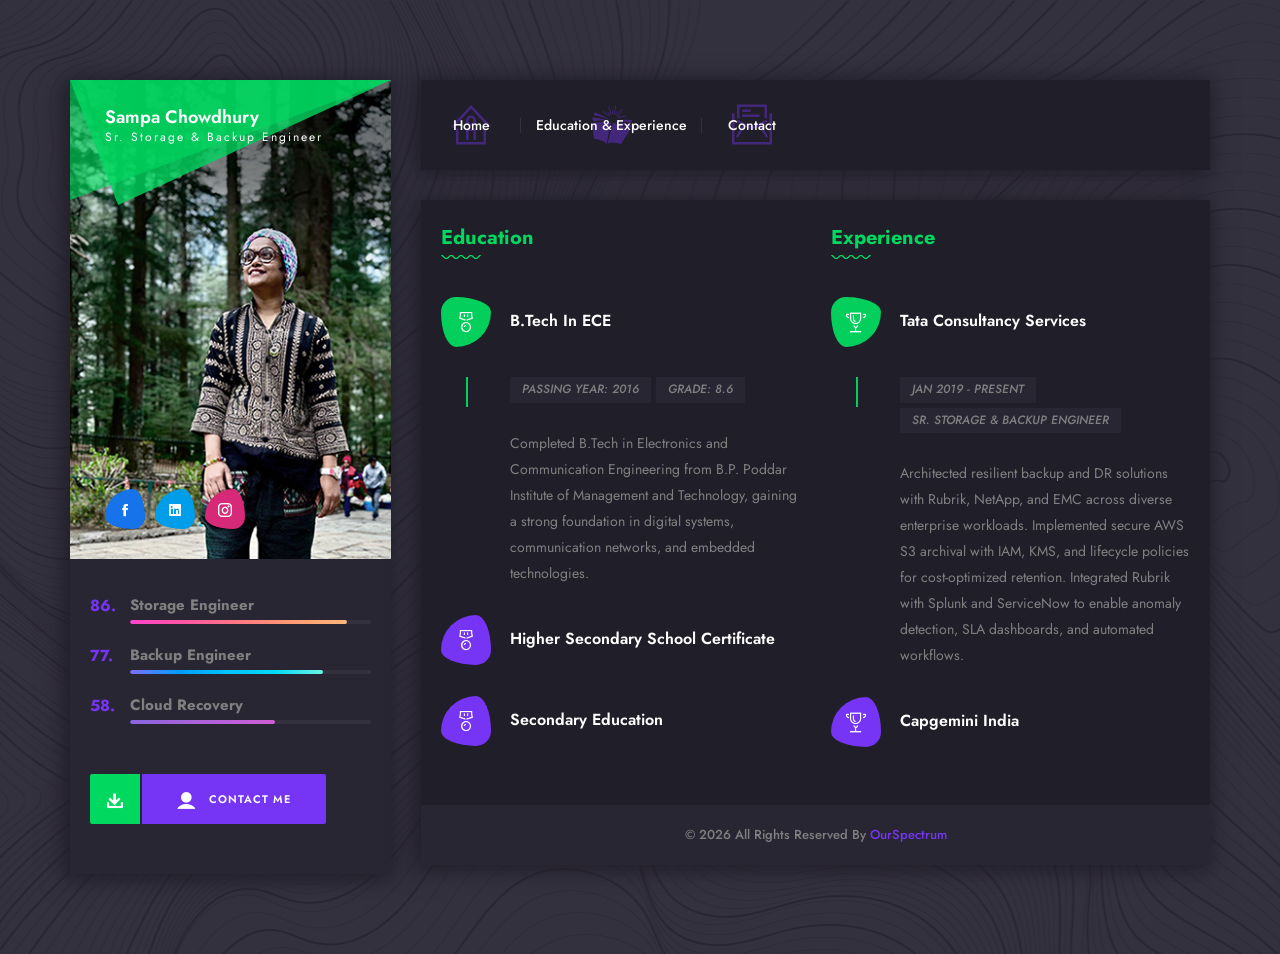
<file: resume.html>
<!DOCTYPE html>
<html lang="en">
    
<!-- Mirrored from themewar.com/html/bittanto/multipage/dark/resume.html by HTTrack Website Copier/3.x [XR&CO'2014], Sat, 25 Jul 2026 06:13:45 GMT -->
<head>
        <title>Sampa's World - Edu & Exp 📚</title>
        <meta charset="UTF-8">
        <meta name="viewport" content="width=device-width">

        <!-- Start Include All CSS -->
        <link rel="stylesheet" href="assets/css/bootstrap.css"/>
        <link rel="stylesheet" href="assets/css/animate.css"/>
        <link rel="stylesheet" href="assets/css/stroke-gap-icons.css"/>
        <link rel="stylesheet" href="assets/css/icofont.css"/>
        <link rel="stylesheet" href="assets/css/flaticon.css"/>
        <link rel="stylesheet" href="assets/css/Interest.css">
        <link rel="stylesheet" href="assets/css/owl.carousel.min.css">
        <link rel="stylesheet" href="assets/css/owl.theme.default.min.css">
        <link rel="stylesheet" href="assets/css/lightslider.css">
        <link rel="stylesheet" href="assets/css/jquery.mCustomScrollbar.css">
        
        <link rel="stylesheet" href="assets/css/preset.css"/>
        <link rel="stylesheet" href="assets/css/ignore_for_wp.css"/>
        <link rel="stylesheet" href="assets/css/theme.css"/>
        <link rel="stylesheet" href="assets/css/responsive.css"/>
        <link rel="stylesheet" href="assets/css/light.css"/>
        <!-- End Include All CSS -->

        <!-- Favicon Icon -->
        <link rel="icon"  type="image/png" href="assets/images/sampa_favicon_2.PNG">
        <!-- Favicon Icon -->
    </head>
    <body class="dark">
        
        <!-- Preloader Start -->
        <div class="preloader">
            <div class="preloader-inner">
                <div class="preloader-box">
                    <div class="letter">L</div>
                    <div class="letter">O</div>
                    <div class="letter">A</div>
                    <div class="letter">D</div>
                    <div class="letter">I</div>
                    <div class="letter">N</div>
                    <div class="letter">G</div>
                </div>
            </div>
        </div>
        <!-- Preloader End -->
        
        <div class="container">
            <div class="row">
                <div class="col-lg-4 profileColumn">
                    <div class="profileSidebar">
                        <div class="psHeader">
                            <svg preserveAspectRatio="none" viewBox="0 0 100 100">
                                <polygon points="0 20, 100 20, 0 100" opacity=".65"></polygon>
                            </svg>
                            <svg class="svg2" preserveAspectRatio="none" viewBox="0 0 100 120">
                                <polygon points="0 20, 100 20, 15 120" opacity=".8"></polygon>
                            </svg>
                            <div class="psContent">
                                <h3>Sampa Chowdhury</h3>
                                <span>Sr. Storage & Backup Engineer</span>
                            </div>
                        </div>
                        <div class="psPhoto">
                            <img src="assets/images/home_01/sampa.jpg" alt=""/>
                            <div class="psSocial">
                                <a href="https://www.facebook.com/sampa.chowdhury.520/" target="_blank" class="fac"><i class="icofont-facebook"></i></a>
                                <a href="https://www.linkedin.com/in/sampa-chowdhury/" target="_blank" class="twi"><i class="icofont-linkedin"></i></a>
                                <a href="https://www.instagram.com/sampachowdhury34/" target="_blank" class="ins"><i class="icofont-instagram"></i></a>
                            </div>
                        </div>
                        <div class="psSkills">
                            <div class="pssBox" data-count="90">
                                <div class="pssbCount">90%</div>
                                <h5>Storage Engineer</h5>
                                <div class="pssbBars"><div class="pssbBar" style="width: 0%;"></div></div>
                            </div>
                            <div class="pssBox" data-count="80">
                                <div class="pssbCount">80%</div>
                                <h5>Backup Engineer</h5>
                                <div class="pssbBars"><div class="pssbBar gr2" style="width: 0%;"></div></div>
                            </div>
                            <div class="pssBox" data-count="60">
                                <div class="pssbCount">60%</div>
                                <h5>Cloud Recovery</h5>
                                <div class="pssbBars"><div class="pssbBar gr3" style="width: 0%;"></div></div>
                            </div>
                        </div>
                        <div class="psFooter">
                            <a href="assets/files/Sampa_Resume.pdf" download="Sampa_Resume.pdf" class="btt_btn only_icon btt_reverse"><span><i class="icon icofont-download"></i></span></a>
                            <a href="contact.html" class="btt_btn"><span><i class="icon icofont-ui-user"></i> Contact Me</span></a>
                        </div>
                    </div>
                </div>
                <div class="col-lg-8 contentColumn">
                    <header class="header clearfix">
                        <a href="javascript:void(0)" class="menu_btn"><i class="icofont-navigation-menu"></i>Menu</a>
                        <nav class="mainMenu">
                            <ul class="clearfix">
                                <li><a href="index.html"><i class="icon icon-House"></i><span>Home</span></a></li>
                                <li><a href="resume.html"><i class="icon icofont-education"></i><span>Education & Experience</span></a></li>
                                <li><a href="contact.html"><i class="icon icon-Imbox"></i><span>Contact</span></a></li>
                            </ul>
                        </nav>
                    </header>
                    <div class="sidebarOverlay"></div>
                    <div class="bodyContent">
                        <div class="pageCointainer">
                            <section class="comonSection resumeSection">
                                <div class="container-fluid">
                                    <div class="row">
                                        <div class="col-lg-6">
                                            <h2 class="sectionTitle">Education</h2>
                                            <div class="kr-accordion" id="edication_accordion">
                                                <div class="card">
                                                    <div class="card-header" id="ea_01">
                                                        <h2 class="mb-0">
                                                            <a class="" href="#" data-toggle="collapse" data-target="#ea_col_01" aria-expanded="true" aria-controls="ea_col_01">
                                                                <i class="icon icon-Medal"></i>
                                                                <span>B.Tech in ECE</span>
                                                            </a>
                                                        </h2>
                                                    </div>
                                                    <div id="ea_col_01" class="collapse show" aria-labelledby="ea_01" data-parent="#edication_accordion">
                                                        <div class="card-body">
                                                            <div class="ac_meta"><span>Passing Year: 2016</span><span>Grade: 8.6</span></div>
                                                            Completed B.Tech in Electronics and Communication Engineering from B.P. Poddar Institute of Management and Technology, gaining a strong foundation in digital systems, communication networks, and embedded technologies. 
                                                        </div>
                                                    </div>
                                                </div>
                                                <div class="card">
                                                    <div class="card-header" id="ea_02">
                                                        <h2 class="mb-0">
                                                            <a class="collapsed" href="#" data-toggle="collapse" data-target="#ea_col_02" aria-expanded="false" aria-controls="ea_col_02">
                                                                <i class="icon icon-Medal"></i>
                                                                <span>Higher Secondary School Certificate</span>
                                                            </a>
                                                        </h2>
                                                    </div>
                                                    <div id="ea_col_02" class="collapse" aria-labelledby="ea_02" data-parent="#edication_accordion">
                                                        <div class="card-body">
                                                            <div class="ac_meta"><span>Passing Year: 2012</span><span>Grade: 75%</span></div>
                                                            Completed Class 12 with Science as the main stream, focusing on Physics, Chemistry, and Mathematics to build a strong analytical and technical foundation for engineering studies. 
                                                        </div>
                                                    </div>
                                                </div>
                                                <div class="card">
                                                    <div class="card-header" id="ea_04">
                                                        <h2 class="mb-0">
                                                            <a class="collapsed" href="#" data-toggle="collapse" data-target="#ea_col_04" aria-expanded="false" aria-controls="ea_col_04">
                                                                <i class="icon icon-Medal"></i>
                                                                <span>Secondary Education </span>
                                                            </a>
                                                        </h2>
                                                    </div>
                                                    <div id="ea_col_04" class="collapse" aria-labelledby="ea_01" data-parent="#edication_accordion">
                                                        <div class="card-body">
                                                            <div class="ac_meta"><span>Passing Year: 2010</span><span>Grade: 85%</span></div> 
                                                        </div>
                                                    </div>
                                                </div>
                                            </div>
                                        </div>
                                        <div class="col-lg-6">
                                            <h2 class="sectionTitle">Experience</h2>
                                            <div class="kr-accordion" id="exps_accordion">
                                                <div class="card">
                                                    <div class="card-header" id="ex_01">
                                                        <h2 class="mb-0">
                                                            <a class="" href="#" data-toggle="collapse" data-target="#ex_col_01" aria-expanded="true" aria-controls="ex_col_01">
                                                                <i class="icon icon-Cup"></i>
                                                                <span>Tata Consultancy Services</span>
                                                            </a>
                                                        </h2>
                                                    </div>
                                                    <div id="ex_col_01" class="collapse show" aria-labelledby="ex_01" data-parent="#exps_accordion">
                                                        <div class="card-body">
                                                            <div class="ac_meta"><span>Jan 2019 - Present</span><span>Sr. Storage & Backup Engineer</span></div>
                                                            Architected resilient backup and DR solutions with Rubrik, NetApp, and EMC across diverse enterprise workloads. Implemented secure AWS S3 archival with IAM, KMS, and lifecycle policies for cost‑optimized retention. Integrated Rubrik with Splunk and ServiceNow to enable anomaly detection, SLA dashboards, and automated workflows. 
                                                        </div>
                                                    </div>
                                                </div>
                                                <div class="card">
                                                    <div class="card-header" id="ex_02">
                                                        <h2 class="mb-0">
                                                            <a class="collapsed" href="#" data-toggle="collapse" data-target="#ex_col_02" aria-expanded="false" aria-controls="ex_col_02">
                                                                <i class="icon icon-Cup"></i>
                                                                <span>Capgemini India</span>
                                                            </a>
                                                        </h2>
                                                    </div>
                                                    <div id="ex_col_02" class="collapse" aria-labelledby="ex_02" data-parent="#exps_accordion">
                                                        <div class="card-body">
                                                            <div class="ac_meta"><span>Dec 2016 - Jan 2019</span><span>Storage & Backup Administrator</span></div>
                                                            Managed SAN, NAS, and object storage platforms supporting enterprise workloads. Designed and maintained backup and recovery solutions for mission‑critical systems. Collaborated with cloud, network, and infrastructure teams to deliver integrated data protection operations. 
                                                        </div>
                                                    </div>
                                                </div>
                                            </div>
                                        </div>
                                    </div>
                                </div>
                            </section>
                            <footer class="footer">
                                <div class="container-fluid">
                                    <div class="row">
                                        <div class="col-lg-12 text-center">
                                            <div class="copyRight">&copy; 2026 All Rights Reserved By <a href="https://ourspectrum.in" target="_blank">OurSpectrum</a></div>
                                        </div>
                                    </div>
                                </div>
                            </footer>
                        </div>
                    </div>
                </div>
            </div>
        </div>
        
        <!-- Bact To Top -->
        <a href="javascript:void(0);" id="backtotop"><i class="icofont-bubble-up"></i></a>
        <!-- Bact To Top -->

        <!-- Start Include All JS -->
        <script src="assets/js/jquery.js"></script>
        <script src="assets/js/bootstrap.min.js"></script>
        <script src="assets/js/jquery.appear.js"></script>
        <script src="assets/js/owl.carousel.min.js"></script>
        <script src="assets/js/mixer.js"></script>
        <script src="assets/js/lightslider.min.js"></script>
        <script src="https://maps.google.com/maps/api/js?key=AIzaSyBJtPMZ_LWZKuHTLq5o08KSncQufIhPU3o"></script>
        <script src="assets/js/gmaps.js"></script>
        <script src="assets/js/anime.min.js"></script>
        <script src="assets/js/folio.js"></script>
        <script src="assets/js/jquery.mCustomScrollbar.concat.min.js"></script>
        
        <script src="assets/js/theme.js"></script>
        <!-- End Include All JS -->
    <script type="module" src="https://static.cloudflareinsights.com/beacon.min.js/v4513226cdae34746b4dedf0b4dfa099e1781791509496" integrity="sha512-ZE9pZaUXND66v380QUtch/5sE9tPFh2zg45pR2PB0CVkCtOREv2AJKkSidISWkysEuQ0EH8faUU5du78bx87UQ==" data-cf-beacon='{"version":"2024.11.0","token":"30a70ad6eb584e5dad71929ab5c256e9","r":1}' crossorigin="anonymous"></script>
</body>

<!-- Mirrored from themewar.com/html/bittanto/multipage/dark/resume.html by HTTrack Website Copier/3.x [XR&CO'2014], Sat, 25 Jul 2026 06:13:45 GMT -->
</html>
</file>
<file: assets/css/stroke-gap-icons.css>
@font-face {
	font-family: 'Stroke-Gap-Icons';
	src: url('../fonts/Stroke-Gap-Icons.eot');
}
@font-face {
	font-family: 'Stroke-Gap-Icons';
	src: url([data-uri]) format('truetype'),
		 url([data-uri]) format('woff');
	font-weight: normal;
	font-style: normal;
}

.icon {
	font-family: 'Stroke-Gap-Icons';
	speak: none;
	font-style: normal;
	font-weight: normal;
	font-variant: normal;
	text-transform: none;
	line-height: inherit;

	/* Better Font Rendering =========== */
	-webkit-font-smoothing: antialiased;
	-moz-osx-font-smoothing: grayscale;
}

.icon-WorldWide:before {
	content: "\e600";
}
.icon-WorldGlobe:before {
	content: "\e601";
}
.icon-Underpants:before {
	content: "\e602";
}
.icon-Tshirt:before {
	content: "\e603";
}
.icon-Trousers:before {
	content: "\e604";
}
.icon-Tie:before {
	content: "\e605";
}
.icon-TennisBall:before {
	content: "\e606";
}
.icon-Telesocpe:before {
	content: "\e607";
}
.icon-Stop:before {
	content: "\e608";
}
.icon-Starship:before {
	content: "\e609";
}
.icon-Starship2:before {
	content: "\e60a";
}
.icon-Speaker:before {
	content: "\e60b";
}
.icon-Speaker2:before {
	content: "\e60c";
}
.icon-Soccer:before {
	content: "\e60d";
}
.icon-Snikers:before {
	content: "\e60e";
}
.icon-Scisors:before {
	content: "\e60f";
}
.icon-Puzzle:before {
	content: "\e610";
}
.icon-Printer:before {
	content: "\e611";
}
.icon-Pool:before {
	content: "\e612";
}
.icon-Podium:before {
	content: "\e613";
}
.icon-Play:before {
	content: "\e614";
}
.icon-Planet:before {
	content: "\e615";
}
.icon-Pause:before {
	content: "\e616";
}
.icon-Next:before {
	content: "\e617";
}
.icon-MusicNote2:before {
	content: "\e618";
}
.icon-MusicNote:before {
	content: "\e619";
}
.icon-MusicMixer:before {
	content: "\e61a";
}
.icon-Microphone:before {
	content: "\e61b";
}
.icon-Medal:before {
	content: "\e61c";
}
.icon-ManFigure:before {
	content: "\e61d";
}
.icon-Magnet:before {
	content: "\e61e";
}
.icon-Like:before {
	content: "\e61f";
}
.icon-Hanger:before {
	content: "\e620";
}
.icon-Handicap:before {
	content: "\e621";
}
.icon-Forward:before {
	content: "\e622";
}
.icon-Footbal:before {
	content: "\e623";
}
.icon-Flag:before {
	content: "\e624";
}
.icon-FemaleFigure:before {
	content: "\e625";
}
.icon-Dislike:before {
	content: "\e626";
}
.icon-DiamondRing:before {
	content: "\e627";
}
.icon-Cup:before {
	content: "\e628";
}
.icon-Crown:before {
	content: "\e629";
}
.icon-Column:before {
	content: "\e62a";
}
.icon-Click:before {
	content: "\e62b";
}
.icon-Cassette:before {
	content: "\e62c";
}
.icon-Bomb:before {
	content: "\e62d";
}
.icon-BatteryLow:before {
	content: "\e62e";
}
.icon-BatteryFull:before {
	content: "\e62f";
}
.icon-Bascketball:before {
	content: "\e630";
}
.icon-Astronaut:before {
	content: "\e631";
}
.icon-WineGlass:before {
	content: "\e632";
}
.icon-Water:before {
	content: "\e633";
}
.icon-Wallet:before {
	content: "\e634";
}
.icon-Umbrella:before {
	content: "\e635";
}
.icon-TV:before {
	content: "\e636";
}
.icon-TeaMug:before {
	content: "\e637";
}
.icon-Tablet:before {
	content: "\e638";
}
.icon-Soda:before {
	content: "\e639";
}
.icon-SodaCan:before {
	content: "\e63a";
}
.icon-SimCard:before {
	content: "\e63b";
}
.icon-Signal:before {
	content: "\e63c";
}
.icon-Shaker:before {
	content: "\e63d";
}
.icon-Radio:before {
	content: "\e63e";
}
.icon-Pizza:before {
	content: "\e63f";
}
.icon-Phone:before {
	content: "\e640";
}
.icon-Notebook:before {
	content: "\e641";
}
.icon-Mug:before {
	content: "\e642";
}
.icon-Mastercard:before {
	content: "\e643";
}
.icon-Ipod:before {
	content: "\e644";
}
.icon-Info:before {
	content: "\e645";
}
.icon-Icecream2:before {
	content: "\e646";
}
.icon-Icecream1:before {
	content: "\e647";
}
.icon-Hourglass:before {
	content: "\e648";
}
.icon-Help:before {
	content: "\e649";
}
.icon-Goto:before {
	content: "\e64a";
}
.icon-Glasses:before {
	content: "\e64b";
}
.icon-Gameboy:before {
	content: "\e64c";
}
.icon-ForkandKnife:before {
	content: "\e64d";
}
.icon-Export:before {
	content: "\e64e";
}
.icon-Exit:before {
	content: "\e64f";
}
.icon-Espresso:before {
	content: "\e650";
}
.icon-Drop:before {
	content: "\e651";
}
.icon-Download:before {
	content: "\e652";
}
.icon-Dollars:before {
	content: "\e653";
}
.icon-Dollar:before {
	content: "\e654";
}
.icon-DesktopMonitor:before {
	content: "\e655";
}
.icon-Corkscrew:before {
	content: "\e656";
}
.icon-CoffeeToGo:before {
	content: "\e657";
}
.icon-Chart:before {
	content: "\e658";
}
.icon-ChartUp:before {
	content: "\e659";
}
.icon-ChartDown:before {
	content: "\e65a";
}
.icon-Calculator:before {
	content: "\e65b";
}
.icon-Bread:before {
	content: "\e65c";
}
.icon-Bourbon:before {
	content: "\e65d";
}
.icon-BottleofWIne:before {
	content: "\e65e";
}
.icon-Bag:before {
	content: "\e65f";
}
.icon-Arrow:before {
	content: "\e660";
}
.icon-Antenna2:before {
	content: "\e661";
}
.icon-Antenna1:before {
	content: "\e662";
}
.icon-Anchor:before {
	content: "\e663";
}
.icon-Wheelbarrow:before {
	content: "\e664";
}
.icon-Webcam:before {
	content: "\e665";
}
.icon-Unlinked:before {
	content: "\e666";
}
.icon-Truck:before {
	content: "\e667";
}
.icon-Timer:before {
	content: "\e668";
}
.icon-Time:before {
	content: "\e669";
}
.icon-StorageBox:before {
	content: "\e66a";
}
.icon-Star:before {
	content: "\e66b";
}
.icon-ShoppingCart:before {
	content: "\e66c";
}
.icon-Shield:before {
	content: "\e66d";
}
.icon-Seringe:before {
	content: "\e66e";
}
.icon-Pulse:before {
	content: "\e66f";
}
.icon-Plaster:before {
	content: "\e670";
}
.icon-Plaine:before {
	content: "\e671";
}
.icon-Pill:before {
	content: "\e672";
}
.icon-PicnicBasket:before {
	content: "\e673";
}
.icon-Phone2:before {
	content: "\e674";
}
.icon-Pencil:before {
	content: "\e675";
}
.icon-Pen:before {
	content: "\e676";
}
.icon-PaperClip:before {
	content: "\e677";
}
.icon-On-Off:before {
	content: "\e678";
}
.icon-Mouse:before {
	content: "\e679";
}
.icon-Megaphone:before {
	content: "\e67a";
}
.icon-Linked:before {
	content: "\e67b";
}
.icon-Keyboard:before {
	content: "\e67c";
}
.icon-House:before {
	content: "\e67d";
}
.icon-Heart:before {
	content: "\e67e";
}
.icon-Headset:before {
	content: "\e67f";
}
.icon-FullShoppingCart:before {
	content: "\e680";
}
.icon-FullScreen:before {
	content: "\e681";
}
.icon-Folder:before {
	content: "\e682";
}
.icon-Floppy:before {
	content: "\e683";
}
.icon-Files:before {
	content: "\e684";
}
.icon-File:before {
	content: "\e685";
}
.icon-FileBox:before {
	content: "\e686";
}
.icon-ExitFullScreen:before {
	content: "\e687";
}
.icon-EmptyBox:before {
	content: "\e688";
}
.icon-Delete:before {
	content: "\e689";
}
.icon-Controller:before {
	content: "\e68a";
}
.icon-Compass:before {
	content: "\e68b";
}
.icon-CompassTool:before {
	content: "\e68c";
}
.icon-ClipboardText:before {
	content: "\e68d";
}
.icon-ClipboardChart:before {
	content: "\e68e";
}
.icon-ChemicalGlass:before {
	content: "\e68f";
}
.icon-CD:before {
	content: "\e690";
}
.icon-Carioca:before {
	content: "\e691";
}
.icon-Car:before {
	content: "\e692";
}
.icon-Book:before {
	content: "\e693";
}
.icon-BigTruck:before {
	content: "\e694";
}
.icon-Bicycle:before {
	content: "\e695";
}
.icon-Wrench:before {
	content: "\e696";
}
.icon-Web:before {
	content: "\e697";
}
.icon-Watch:before {
	content: "\e698";
}
.icon-Volume:before {
	content: "\e699";
}
.icon-Video:before {
	content: "\e69a";
}
.icon-Users:before {
	content: "\e69b";
}
.icon-User:before {
	content: "\e69c";
}
.icon-UploadCLoud:before {
	content: "\e69d";
}
.icon-Typing:before {
	content: "\e69e";
}
.icon-Tools:before {
	content: "\e69f";
}
.icon-Tag:before {
	content: "\e6a0";
}
.icon-Speedometter:before {
	content: "\e6a1";
}
.icon-Share:before {
	content: "\e6a2";
}
.icon-Settings:before {
	content: "\e6a3";
}
.icon-Search:before {
	content: "\e6a4";
}
.icon-Screwdriver:before {
	content: "\e6a5";
}
.icon-Rolodex:before {
	content: "\e6a6";
}
.icon-Ringer:before {
	content: "\e6a7";
}
.icon-Resume:before {
	content: "\e6a8";
}
.icon-Restart:before {
	content: "\e6a9";
}
.icon-PowerOff:before {
	content: "\e6aa";
}
.icon-Pointer:before {
	content: "\e6ab";
}
.icon-Picture:before {
	content: "\e6ac";
}
.icon-OpenedLock:before {
	content: "\e6ad";
}
.icon-Notes:before {
	content: "\e6ae";
}
.icon-Mute:before {
	content: "\e6af";
}
.icon-Movie:before {
	content: "\e6b0";
}
.icon-Microphone2:before {
	content: "\e6b1";
}
.icon-Message:before {
	content: "\e6b2";
}
.icon-MessageRight:before {
	content: "\e6b3";
}
.icon-MessageLeft:before {
	content: "\e6b4";
}
.icon-Menu:before {
	content: "\e6b5";
}
.icon-Media:before {
	content: "\e6b6";
}
.icon-Mail:before {
	content: "\e6b7";
}
.icon-List:before {
	content: "\e6b8";
}
.icon-Layers:before {
	content: "\e6b9";
}
.icon-Key:before {
	content: "\e6ba";
}
.icon-Imbox:before {
	content: "\e6bb";
}
.icon-Eye:before {
	content: "\e6bc";
}
.icon-Edit:before {
	content: "\e6bd";
}
.icon-DSLRCamera:before {
	content: "\e6be";
}
.icon-DownloadCloud:before {
	content: "\e6bf";
}
.icon-CompactCamera:before {
	content: "\e6c0";
}
.icon-Cloud:before {
	content: "\e6c1";
}
.icon-ClosedLock:before {
	content: "\e6c2";
}
.icon-Chart2:before {
	content: "\e6c3";
}
.icon-Bulb:before {
	content: "\e6c4";
}
.icon-Briefcase:before {
	content: "\e6c5";
}
.icon-Blog:before {
	content: "\e6c6";
}
.icon-Agenda:before {
	content: "\e6c7";
}
</file>
<file: assets/css/flaticon.css>
/*
Flaticon icon font: Flaticon
Creation date: 13/01/2021 12:34
*/

@font-face {
    font-family: "Flaticon";
    src: url("../fonts/Flaticon.eot");
    src: url("../fonts/Flaticond41d.eot?#iefix") format("embedded-opentype"),
        url("../fonts/Flaticon.woff2") format("woff2"),
        url("../fonts/Flaticon.woff") format("woff"),
        url("../fonts/Flaticon.ttf") format("truetype"),
        url("../fonts/Flaticon.svg#Flaticon") format("svg");
    font-weight: normal;
    font-style: normal;
}

@media screen and (-webkit-min-device-pixel-ratio:0) {
    @font-face {
        font-family: "Flaticon";
        src: url("Flaticon.html#Flaticon") format("svg");
    }
}

[class^="flaticon-"]:before, [class*=" flaticon-"]:before,
[class^="flaticon-"]:after, [class*=" flaticon-"]:after {   
    font-family: Flaticon;
    font-size: inherit;
    font-style: normal;
}

.flaticon-oil-derrick:before { content: "\f100"; }
.flaticon-building:before { content: "\f101"; }
.flaticon-crane:before { content: "\f102"; }
.flaticon-strategy:before { content: "\f103"; }
.flaticon-engineer:before { content: "\f104"; }
.flaticon-startup:before { content: "\f105"; }
.flaticon-low-cost:before { content: "\f106"; }
.flaticon-return-on-investment:before { content: "\f107"; }
.flaticon-engineering:before { content: "\f108"; }
.flaticon-eco-fuel:before { content: "\f109"; }
</file>
<file: assets/css/Interest.css>
/*
  	Flaticon icon font: Flaticon
  	Creation date: 17/11/2016 10:45
  	*/

@font-face {
  font-family: "Interest";
  src: url("../fonts/Interest.eot");
  src: url("../fonts/Interestd41d.eot?#iefix") format("embedded-opentype"),
       url("../fonts/Interest.woff") format("woff"),
       url("../fonts/Interest.ttf") format("truetype"),
       url("../fonts/Interest.svg#Flaticon") format("svg");
  font-weight: normal;
  font-style: normal;
}

@media screen and (-webkit-min-device-pixel-ratio:0) {
  @font-face {
    font-family: "Interest";
    src: url("Interest.html#Interest") format("svg");
  }
}

[class^="interest-"]:before, [class*=" interest-"]:before,
[class^="interest-"]:after, [class*=" interest-"]:after {   
  font-family: Interest;
        font-size: inherit;
font-style: normal;
}

.interest-archery:before { content: "\f100"; }
.interest-badminton:before { content: "\f101"; }
.interest-baseball:before { content: "\f102"; }
.interest-basketball:before { content: "\f103"; }
.interest-bicycle:before { content: "\f104"; }
.interest-bicycle-1:before { content: "\f105"; }
.interest-billiard:before { content: "\f106"; }
.interest-bowling:before { content: "\f107"; }
.interest-boxing:before { content: "\f108"; }
.interest-darts:before { content: "\f109"; }
.interest-fencing:before { content: "\f10a"; }
.interest-football:before { content: "\f10b"; }
.interest-golf:before { content: "\f10c"; }
.interest-hockey:before { content: "\f10d"; }
.interest-ice-skate:before { content: "\f10e"; }
.interest-knight:before { content: "\f10f"; }
.interest-meditation:before { content: "\f110"; }
.interest-ping-pong:before { content: "\f111"; }
.interest-pool:before { content: "\f112"; }
.interest-queen:before { content: "\f113"; }
.interest-runner:before { content: "\f114"; }
.interest-sailboat:before { content: "\f115"; }
.interest-soccer-boots:before { content: "\f116"; }
.interest-soccer-field:before { content: "\f117"; }
.interest-stopwatch:before { content: "\f118"; }
.interest-swimmer:before { content: "\f119"; }
.interest-tennis:before { content: "\f11a"; }
.interest-tennis-1:before { content: "\f11b"; }
.interest-trophy:before { content: "\f11c"; }
.interest-volleyball:before { content: "\f11d"; }
.interest-weightlifting:before { content: "\f11e"; }
.interest-whistle:before { content: "\f11f"; }
</file>
<file: assets/css/lightslider.css>
/*! lightslider - v1.1.6 - 2016-10-25
* https://github.com/sachinchoolur/lightslider
* Copyright (c) 2016 Sachin N; Licensed MIT */
/*! lightslider - v1.1.3 - 2015-04-14
* https://github.com/sachinchoolur/lightslider
* Copyright (c) 2015 Sachin N; Licensed MIT */
/** /!!! core css Should not edit !!!/**/ 

.lSSlideOuter {
    overflow: hidden;
    -webkit-touch-callout: none;
    -webkit-user-select: none;
    -khtml-user-select: none;
    -moz-user-select: none;
    -ms-user-select: none;
    user-select: none
}
.lightSlider:before, .lightSlider:after {
    content: " ";
    display: table;
}
.lightSlider {
    overflow: hidden;
    margin: 0;
}
.lSSlideWrapper {
    max-width: 100%;
    overflow: hidden;
    position: relative;
}
.lSSlideWrapper > .lightSlider:after {
    clear: both;
}
.lSSlideWrapper .lSSlide {
    -webkit-transform: translate(0px, 0px);
    -ms-transform: translate(0px, 0px);
    transform: translate(0px, 0px);
    -webkit-transition: all 1s;
    -webkit-transition-property: -webkit-transform,height;
    -moz-transition-property: -moz-transform,height;
    transition-property: transform,height;
    -webkit-transition-duration: inherit !important;
    transition-duration: inherit !important;
    -webkit-transition-timing-function: inherit !important;
    transition-timing-function: inherit !important;
}
.lSSlideWrapper .lSFade {
    position: relative;
}
.lSSlideWrapper .lSFade > * {
    position: absolute !important;
    top: 0;
    left: 0;
    z-index: 9;
    margin-right: 0;
    width: 100%;
}
.lSSlideWrapper.usingCss .lSFade > * {
    opacity: 0;
    -webkit-transition-delay: 0s;
    transition-delay: 0s;
    -webkit-transition-duration: inherit !important;
    transition-duration: inherit !important;
    -webkit-transition-property: opacity;
    transition-property: opacity;
    -webkit-transition-timing-function: inherit !important;
    transition-timing-function: inherit !important;
}
.lSSlideWrapper .lSFade > *.active {
    z-index: 10;
}
.lSSlideWrapper.usingCss .lSFade > *.active {
    opacity: 1;
}
/** /!!! End of core css Should not edit !!!/**/

/* Pager */
.lSSlideOuter .lSPager.lSpg {
    margin: 10px 0 0;
    padding: 0;
    text-align: center;
}
.lSSlideOuter .lSPager.lSpg > li {
    cursor: pointer;
    display: inline-block;
    padding: 0 5px;
}
.lSSlideOuter .lSPager.lSpg > li a {
    background-color: #222222;
    border-radius: 30px;
    display: inline-block;
    height: 8px;
    overflow: hidden;
    text-indent: -999em;
    width: 8px;
    position: relative;
    z-index: 99;
    -webkit-transition: all 0.5s linear 0s;
    transition: all 0.5s linear 0s;
}
.lSSlideOuter .lSPager.lSpg > li:hover a, .lSSlideOuter .lSPager.lSpg > li.active a {
    background-color: #428bca;
}
.lSSlideOuter .media {
    opacity: 0.8;
}
.lSSlideOuter .media.active {
    opacity: 1;
}
/* End of pager */

/** Gallery */
.lSSlideOuter .lSPager.lSGallery {
    list-style: none outside none;
    padding-left: 0;
    margin: 0;
    overflow: hidden;
    transform: translate3d(0px, 0px, 0px);
    -moz-transform: translate3d(0px, 0px, 0px);
    -ms-transform: translate3d(0px, 0px, 0px);
    -webkit-transform: translate3d(0px, 0px, 0px);
    -o-transform: translate3d(0px, 0px, 0px);
    -webkit-transition-property: -webkit-transform;
    -moz-transition-property: -moz-transform;
    -webkit-touch-callout: none;
    -webkit-user-select: none;
    -khtml-user-select: none;
    -moz-user-select: none;
    -ms-user-select: none;
    user-select: none;
}
.lSSlideOuter .lSPager.lSGallery li {
    overflow: hidden;
    -webkit-transition: border-radius 0.12s linear 0s 0.35s linear 0s;
    transition: border-radius 0.12s linear 0s 0.35s linear 0s;
}
.lSSlideOuter .lSPager.lSGallery li.active, .lSSlideOuter .lSPager.lSGallery li:hover {
    border-radius: 5px;
}
.lSSlideOuter .lSPager.lSGallery img {
    display: block;
    height: auto;
    max-width: 100%;
}
.lSSlideOuter .lSPager.lSGallery:before, .lSSlideOuter .lSPager.lSGallery:after {
    content: " ";
    display: table;
}
.lSSlideOuter .lSPager.lSGallery:after {
    clear: both;
}
/* End of Gallery*/

/* slider actions */
.lSAction > a {
    width: 32px;
    display: block;
    top: 50%;
    height: 32px;
    cursor: pointer;
    position: absolute;
    z-index: 99;
    margin-top: -16px;
    opacity: 0.5;
    -webkit-transition: opacity 0.35s linear 0s;
    transition: opacity 0.35s linear 0s;
}
.lSAction > a:hover {
    opacity: 1;
}
.lSAction > .lSPrev {
    background-position: 0 0;
    left: 10px;
}
.lSAction > .lSNext {
    background-position: -32px 0;
    right: 10px;
}
.lSAction > a.disabled {
    pointer-events: none;
}
.cS-hidden {
    height: 1px;
    opacity: 0;
    filter: alpha(opacity=0);
    overflow: hidden;
}


/* vertical */
.lSSlideOuter.vertical {
    position: relative;
}
.lSSlideOuter.vertical.noPager {
    padding-right: 0px !important;
}
.lSSlideOuter.vertical .lSGallery {
    position: absolute !important;
    right: 0;
    top: 0;
}
.lSSlideOuter.vertical .lightSlider > * {
    width: 100% !important;
    max-width: none !important;
}

/* vertical controlls */
.lSSlideOuter.vertical .lSAction > a {
    left: 50%;
    margin-left: -14px;
    margin-top: 0;
}
.lSSlideOuter.vertical .lSAction > .lSNext {
    background-position: 31px -31px;
    bottom: 10px;
    top: auto;
}
.lSSlideOuter.vertical .lSAction > .lSPrev {
    background-position: 0 -31px;
    bottom: auto;
    top: 10px;
}
/* vertical */


/* Rtl */
.lSSlideOuter.lSrtl {
    direction: rtl;
}
.lSSlideOuter .lightSlider, .lSSlideOuter .lSPager {
    padding-left: 0;
    list-style: none outside none;
}
.lSSlideOuter.lSrtl .lightSlider, .lSSlideOuter.lSrtl .lSPager {
    padding-right: 0;
}
.lSSlideOuter .lightSlider > *,  .lSSlideOuter .lSGallery li {
    float: left;
}
.lSSlideOuter.lSrtl .lightSlider > *,  .lSSlideOuter.lSrtl .lSGallery li {
    float: right !important;
}
/* Rtl */

@-webkit-keyframes rightEnd {
    0% {
        left: 0;
    }

    50% {
        left: -15px;
    }

    100% {
        left: 0;
    }
}
@keyframes rightEnd {
    0% {
        left: 0;
    }

    50% {
        left: -15px;
    }

    100% {
        left: 0;
    }
}
@-webkit-keyframes topEnd {
    0% {
        top: 0;
    }

    50% {
        top: -15px;
    }

    100% {
        top: 0;
    }
}
@keyframes topEnd {
    0% {
        top: 0;
    }

    50% {
        top: -15px;
    }

    100% {
        top: 0;
    }
}
@-webkit-keyframes leftEnd {
    0% {
        left: 0;
    }

    50% {
        left: 15px;
    }

    100% {
        left: 0;
    }
}
@keyframes leftEnd {
    0% {
        left: 0;
    }

    50% {
        left: 15px;
    }

    100% {
        left: 0;
    }
}
@-webkit-keyframes bottomEnd {
    0% {
        bottom: 0;
    }

    50% {
        bottom: -15px;
    }

    100% {
        bottom: 0;
    }
}
@keyframes bottomEnd {
    0% {
        bottom: 0;
    }

    50% {
        bottom: -15px;
    }

    100% {
        bottom: 0;
    }
}
.lSSlideOuter .rightEnd {
    -webkit-animation: rightEnd 0.3s;
    animation: rightEnd 0.3s;
    position: relative;
}
.lSSlideOuter .leftEnd {
    -webkit-animation: leftEnd 0.3s;
    animation: leftEnd 0.3s;
    position: relative;
}
.lSSlideOuter.vertical .rightEnd {
    -webkit-animation: topEnd 0.3s;
    animation: topEnd 0.3s;
    position: relative;
}
.lSSlideOuter.vertical .leftEnd {
    -webkit-animation: bottomEnd 0.3s;
    animation: bottomEnd 0.3s;
    position: relative;
}
.lSSlideOuter.lSrtl .rightEnd {
    -webkit-animation: leftEnd 0.3s;
    animation: leftEnd 0.3s;
    position: relative;
}
.lSSlideOuter.lSrtl .leftEnd {
    -webkit-animation: rightEnd 0.3s;
    animation: rightEnd 0.3s;
    position: relative;
}
/*/  GRab cursor */
.lightSlider.lsGrab > * {
  cursor: -webkit-grab;
  cursor: -moz-grab;
  cursor: -o-grab;
  cursor: -ms-grab;
  cursor: grab;
}
.lightSlider.lsGrabbing > * {
  cursor: move;
  cursor: -webkit-grabbing;
  cursor: -moz-grabbing;
  cursor: -o-grabbing;
  cursor: -ms-grabbing;
  cursor: grabbing;
}
</file>
<file: assets/css/ignore_for_wp.css>
.mt30{
    margin-top: 30px;
}
.mb22{
    margin-bottom: 22px;
}
.mb27{
    margin-bottom: 27px !important;
}
.mt52{
    margin-top: 52px;
}
.itemMb30 .icon_box_02{
    margin-bottom: 30px;
}
.mt60{
    margin-top: 60px;
}
.mb30{
    margin-bottom: 30px;
}
.mt23{
    margin-top: 23px;
}
.pageContent p.mb22{
    margin-bottom: 22px;
}
.pageContent p.mb14{
    margin-bottom: 14px;
}
.aboutSection{
    background: url(../images/bg/6.png) no-repeat right 94px;
}
</file>
<file: assets/css/theme.css>
/*
 Theme Name: Bittanto
 Theme URI: https://themeforest.net/user/themewar/portfolio
 Author: themewar
 Author URI: 
 Description: Bittanto - Creative Resume HTML5 Responsive Template
 Version: 1.0
 License:
 License URI:
*/

/*=======================================================================
[Table of contents]
=========================================================================
1. Profile Sidebar
2. Header
3. Content Area
4. Blog Post
5. Contact
6. Single Post
7. Backtotop
*/

/*--------------------------------------------------------
/---------------------------------------------------------*/
.icon_box_01 p.email-text {
    font-size: 14px;
    word-break: break-all;
}
.col-lg-4.profileColumn {
    -ms-flex: 0 0 30%;
    flex: 0 0 30%;
    max-width: 30%;
}
.profileSidebar{
    position: relative;
    background: #292633;
    min-height: 100px;
    box-shadow: -3px 2px 21px 4px rgba(32, 30, 41, 1);
}
@media (min-width: 1600px){
    .profileSidebar{
        position: fixed;
    }
}
.psHeader{
    min-height: 130px;
    background: #292633;
    position: absolute;
    left: 0;
    top: 0;
    width: 100%;
}
.psHeader svg{
    height: 150px;
    fill: #01d85f;
    width: 100%;
    position: absolute;
    top: -30px;
    z-index: 2;
}
.psHeader svg.svg2{
    top: -25px;
    fill: #01d85f;
}
.psContent{
    position: absolute;
    left: 0;
    top: 0;
    z-index: 3;
    width: 100%;
    padding: 30px 35px;
}
.psContent h3{
    margin: 0 0 9px;
    color: #FFF;
    font-size: 18px;
    font-weight: 600;
    line-height: .8;
    text-transform: capitalize;
}
.psContent span{
    display: block;
    font-size: 12px;
    font-weight: 400;
    color: #FFF;
    letter-spacing: 2px;
    line-height: .8;
}
.psPhoto{
    position: relative;
    overflow: hidden;
}
.psPhoto img{
    width: 100%;
    height: auto;
}
.psSocial{
    position: absolute;
    left: 0;
    bottom: 30px;
    z-index: 2;
    display: flex;
    justify-content: flex-start;
    width: 100%;
    padding: 0 35px;
}
.psSocial a{
    width: 40px;
    height: 40px;
    background: #201e29;
    color: #FFF;
    border-radius: 70% 30% 30% 70% / 70% 70% 30% 30%;
    font-size: 14px;
    line-height: 1;
    text-align: center;
    padding: 14px 0;
    margin: 0 10px 0 0;
    transition: all ease 300ms;
    -moz-transition: all ease 300ms;
    -webkit-transition: all ease 300ms;
    -o-transition: all ease 300ms;
    -ms-transition: all ease 300ms;
}
.psSocial a.fac{
    background: #1773EA;
}
.psSocial a.twi{
    background: #009DEB;
}
.psSocial a.ins{
    background: #D62977;
}
.psSocial a.dri{
    background: #EA4C89;
}
.psSocial a:hover {
    background: #7635f5;
    border-radius: 30% 70% 70% 30% / 30% 30% 70% 70%;
}
.psSkills{
    position: relative;
    padding: 40px 35px;
}
.pssBox {
    position: relative;
    padding-left: 40px;
    margin: 0 0 25px;
}
.pssBox:last-of-type{
    margin-bottom: 0;
}
.pssbCount {
    font-size: 16px;
    line-height: .8;
    color: #7635f5;
    font-weight: 700;
    margin: 0 0 0 0;
    position: absolute;
    left: 0;
    top: 1px;
}
.pssBox h5 {
    font-size: 16px;
    color: #808080;
    font-weight: 700;
    position: relative;
    display: block;
    line-height: .8;
    margin: 0 0 9px;
}
.pssbBars{
    display: block;
    height: 4px;
    width: 100%;
    background: #34313f;
    border-radius: 10px;
    position: relative;
    overflow: hidden;
}
.pssbBar {
    position: absolute;
    left: 0;
    top: 0;
    height: 100%;
    border-radius: 10px;
    background-image: linear-gradient(to right, #ff43cb, #ff56a1, #ff7882, #ff9a74, #feb779);
}
.pssbBar.gr2{
    background-image: linear-gradient(to right, #806dfa, #009eff, #00c1ff, #00dcf8, #6ef2e1);
}
.pssbBar.gr3{
    background-image: linear-gradient(to right, #8865dd, #9c63dc, #ae62d9, #bf60d6, #cf5ed2);
}
.psFooter{
    position: relative;
    display: flex;
    justify-content: flex-start;
    padding: 10px 0 50px 35px;
}
.psFooter a{
    margin-right: 2px;
}
.psFooter a:first-child{
    border-top-right-radius: 0;
    border-bottom-right-radius: 0;
}
.psFooter a:nth-child(2){
    border-top-left-radius: 0;
    border-bottom-left-radius: 0;
}
.col-lg-8.contentColumn {
    -ms-flex: 0 0 70%;
    flex: 0 0 70%;
    max-width: 70%;
}

/*--------------------------------------------------------
/ 2. Header
/---------------------------------------------------------*/
.header{
    position: relative;
    min-height: 90px;
    background: #201e29;
    box-shadow: -3px 2px 21px 4px rgba(32, 30, 41, 1);
    margin-bottom: 30px;
}
.mainMenu{
    position: relative;
    float: left;
}
.mainMenu ul{
    margin: 0;
    padding: 0;
}
.mainMenu ul li{
    list-style: none;
    float: left;
    min-width: 115px;
    padding: 40px 15px 39px;
    position: relative;
    
    transition: all ease 300ms;
    -moz-transition: all ease 300ms;
    -webkit-transition: all ease 300ms;
}
.mainMenu ul li:after{
    height: 15px;
    width: 1px;
    position: absolute;
    right: 0;
    top: 0;
    bottom: 0;
    margin: auto 0;
    content: '';
    background: #34313f;
}
.mainMenu ul li:last-child:after{
    display: none;
}
.mainMenu ul li:last-child{
    margin-right: 0;
}
.mainMenu ul li a{
    display: block;
    font-size: 14px;
    line-height: 34px;
    color: #FFF;
    font-weight: 500;
    text-transform: capitalize;
    line-height: .8;

    text-align: center;
}
.mainMenu ul li.active > a, .mainMenu ul li:hover > a{
    color: #01d85f;
}
.mainMenu ul li a span{
    position: relative;
    z-index: 2;
}
.mainMenu ul li a i{
    position: absolute;
    width: 100%;
    line-height: 1;
    left: 0;
    top: 0;
    bottom: 0;
    text-align: center;
    color: #7635f5;
    font-size: 40px;
    margin: auto 0;
    height: 40px;
    opacity: .4;
    
    transition: all ease 300ms;
    -moz-transition: all ease 300ms;
    -webkit-transition: all ease 300ms;
}
.mainMenu ul li.active i, .mainMenu ul li:hover i{
    color: #01d85f;
    opacity: .1;
}
.menu_btn{
    display: none;
}
.sidebarToggler{
    float: right;
    width: 90px;
    height: 90px;
    background: #292633;
    position: relative;
}
.sidebarToggler > span{
    position: absolute;
    width: 40px;
    height: 21px;
    top: 0;
    bottom: 0;
    right: 0;
    left: 0;
    margin: auto;
}
.sidebarToggler > span > span{
    width: 100%;
    height: 1px;
    background: #fff;
    position: absolute;
    right: 0;
    top: 0;
    bottom: 0;
    margin: auto;
}
.sidebarToggler > span > span:first-child{
    width: 30px;
    top: 0;
    bottom: auto;
}
.sidebarToggler > span > span:last-child{
    width: 35px;
    top: auto;
    bottom: 0;
}

/*--------------------------------------------------------
/ 3. Content Area
/---------------------------------------------------------*/
.bodyContent{
    background: #201e29;
    box-shadow: -3px 2px 21px 4px rgba(32, 30, 41, 1);
    position: relative;
}
.icon_box_01{
    position: relative;
    padding-left: 69px;
    padding-top: 5px;
    min-height: 50px;
    margin-bottom: 30px;
}
.icon_box_01 i{
    position: absolute;
    left: 0;
    top: 0;
    width: 50px;
    height: 50px;
    background: #7635f5;
    color: #FFF;
    border-radius: 70% 30% 30% 70% / 70% 70% 30% 30%;
    font-size: 18px;
    line-height: 1;
    text-align: center;
    padding: 16px 0;

    transition: all ease 300ms;
    -moz-transition: all ease 300ms;
    -webkit-transition: all ease 300ms;
    -o-transition: all ease 300ms;
    -ms-transition: all ease 300ms;
}
.icon_box_01:hover i{
    border-radius: 30% 70% 70% 30% / 30% 30% 70% 70%;
    background: #01d85f;
}
.icon_box_01 h3{
    font-size: 16px;
    line-height: 1;
    font-weight: 600;
    color: #FFF;
    text-transform: capitalize;
    margin: 0 0 -2px;
}
.icon_box_01 p{
    font-size: 17px;
    margin: 0;
    line-height: 30px;
}
.icon_box_01 p a{
    color: inherit;
}
.icon_box_01 p a:hover{
    color: #01d85f;
}

.abContent{
    position: relative;
}
.abContent p:last-of-type{
    margin-bottom: 0;
}
.signImg{
    max-width: 100%;
    height: auto;
}
.icon_box_02{
    position: relative;
    background: #292633;
    padding: 30px 25px 22px;
    border-radius: 2px 2px 2px 2px;
    border-bottom: 5px solid transparent;

    transition: all ease 300ms;
    -moz-transition: all ease 300ms;
    -webkit-transition: all ease 300ms;
}
.icon_box_02:hover{
    border-radius: 2px 2px 10px 10px;
    border-bottom-color: #7635f5;
    box-shadow: -3px 2px 21px 4px rgba(32, 30, 41, 1);
}
.icon_box_02 .i_div{
    height: 60px;
    width: 60px;
    background: #201e29;
    border-radius: 70% 30% 30% 70% / 70% 70% 30% 30%;
    text-align: center;
    font-size: 25px;
    line-height: 60px;
    color: #7635f5;
    margin: 0 0 23px;
    position: relative;

    transition: all ease 300ms;
    -moz-transition: all ease 300ms;
    -webkit-transition: all ease 300ms;
}
.icon_box_02:hover .i_div{
    border-radius: 30% 70% 70% 30% / 30% 30% 70% 70%;
    background: #7635f5;
    color: #FFF;
}
.icon_box_02 .i_div i{
    color: inherit;
}
.icon_box_02 h3{
    color: #FFF;
    font-size: 16px;
    line-height: 26px;
    font-weight: 600;
    margin: 0 0 5px 0;
}
.icon_box_02 h3 a{
    color: inherit;
}
.icon_box_02 h3 a:hover{
    color: #7635f5;
}
.icon_box_02 h5{
    font-size: 12px;
    line-height: .8;
    color: #01d15c;
    font-weight: 400;
    letter-spacing: 2px;
    margin: 0 0 21px 0;
}
.icon_box_02 p{
    margin: 0;
}

.singleTestimonial{
    width: 100%;
    position: relative;
    padding-left: 192px;
    min-height: 152px;
    padding-top: 8px;
}
.testiImg{
    width: 152px;
    height: 152px;
    position: absolute;
    left: 0;
    top: 0;
}
.testiImg img{
    width: 100%;
    height: 100%;
    border-radius: 50%;
}
.testiImg span{
    width: 50px;
    height: 50px;
    background: url(../images/bg/3.png) no-repeat center center / 100%;
    border-radius: 50%;
    content: "";
    position: absolute;
    left: 0;
    bottom: 0;
}
.testiImg span:after{
    content: '';
    width: 100%;
    height: 100%;
    position: absolute;
    left: 0;
    top: 0;
    background: url(../images/bg/4.png) no-repeat center center;
}
.testicon{
    position: relative;
}
.testicon p{
    font-size: 15px;
    line-height: 27px;
    font-style: italic;
    margin: 0 0 17px;
}
.tesAuthor{
    width: 100%;
    position: relative;
    line-height: .8;
}
.tesAuthor h5{
    font-size: 14px;
    line-height: .8;
    color: #FFF;
    letter-spacing: .52px;
    font-weight: 700;
    text-transform: capitalize;
    margin: 0 0 9px;
}
.tesAuthor h6{
    font-size: 12px;
    color: #01d85f;
    letter-spacing: 2px;
    display: block;
    margin: 0;
    line-height: .8;
    font-weight: 400;
}
.owl-dots{
    line-height: 8px;
}
.testimonialSlider .owl-dots{
    position: absolute;
    right: 0;
    bottom: 17px;
}
.owl-carousel button.owl-dot{
    border: none;
    box-shadow: none;
    border: none;
    border-radius: 50%;
    text-align: center;
    height: 8px;
    width: 8px;
    line-height: 8px;
    position: relative;
    margin-right: 5px;
}
.owl-carousel button.owl-dot:last-child{
    margin-right: 0;
}
.owl-carousel button.owl-dot span{
    display: inline-block;
    width: 4px;
    height: 4px;
    background: #7635f5;
    border-radius: 50%;
    position: absolute;
    left: 0;
    right: 0;
    top: 0;
    bottom: 0;
    margin: auto;
}
.owl-carousel button.owl-dot.active span{
    width: 8px;
    height: 8px;
    background: #01d85f;
}
.owl-carousel .owl-nav button.owl-next, .owl-carousel .owl-nav button.owl-prev{
    width: 25px;
    height: 25px;
    border-radius: 2px;
    background-color: #01d85f;
    color: #FFF;
    line-height: 25px;
    text-align: center;
    border: none;
    font-size: 19px;

    transition: all ease 300ms;
    -moz-transition: all ease 300ms;
    -webkit-transition: all ease 300ms;
}
.owl-carousel .owl-nav button.owl-prev{
    margin-right: 5px;
}
.owl-carousel .owl-nav button.owl-next:hover, .owl-carousel .owl-nav button.owl-prev:hover{
    background: #7635f5
}
.testimonialSlider.owl-carousel .owl-nav{
    position: absolute;
    right: 0;
    top: -64px;
}
.sliderItem{
    display: block;
    background: #292633;
    text-align: center;
}
.sliderItem a{
    display: block;
    padding: 25px 15px;
}
.sliderItem img{
    display: inline-block;
    max-width: 100%;
    min-width: inherit;
    opacity: .3;
    
    transition: all ease 300ms;
    -moz-transition: all ease 300ms;
    -webkit-transition: all ease 300ms;
}
.sliderItem:hover img{
    opacity: 1;
}
.singleInt{
    position: relative;
    padding-left: 69px;
    padding-top: 17px;
    min-height: 50px;
    margin-bottom: 30px;
}
.singleInt i {
    position: absolute;
    left: 0;
    top: 0;
    width: 50px;
    height: 50px;
    background: #7635f5;
    color: #FFF;
    border-radius: 70% 30% 30% 70% / 70% 70% 30% 30%;
    font-size: 24px;
    line-height: 1;
    text-align: center;
    padding: 13px 0;
    transition: all ease 300ms;
    -moz-transition: all ease 300ms;
    -webkit-transition: all ease 300ms;
    -o-transition: all ease 300ms;
    -ms-transition: all ease 300ms;
}
.singleInt h3 {
    font-size: 16px;
    line-height: 1;
    font-weight: 600;
    color: #FFF;
    text-transform: capitalize;
    margin: 0 0 -2px;
}
.singleInt:hover i {
    border-radius: 30% 70% 70% 30% / 30% 30% 70% 70%;
    background: #01d85f;
}


.pricingTable{
    padding: 50px 30px 46px;
    background: #292633;
}
.pricingTable > i{
    display: block;
    font-size: 55px;
    line-height: .8;
    color: #7635f5;
    height: 50px;
    margin: 0 0 30px;

    transition: all ease 300ms;
    -moz-transition: all ease 300ms;
    -webkit-transition: all ease 300ms;
}
.pricingTable:hover > i{
    color: #01d85f;
}
.pricingTable h5{
    color: #FFF;
    font-size: 14px;
    font-weight: 600;
    text-transform: uppercase;
    line-height: .8;
    margin: 0 0 11px;
    letter-spacing: .20px;
}
.pricingTable p{
    line-height: 18px;
    margin: 0 0 46px;
}
.pricingTable h2{
    font-size: 28px;
    line-height: .8;
    color: #FFF;
    margin: 0 0 6px;
}
.pricingTable h6{
    font-size: 12px;
    line-height: .8;
    color: #808080;
    font-weight: 400;
    letter-spacing: 2px;
    margin: 0 0 40px;
}
.btt_link{
    display: inline-block;
    padding: 0;
    font-size: 11px;
    font-weight: 600;
    line-height: 18px;
    color: #01d85f;
    position: relative;
    border-radius: 2px;
    text-transform: uppercase;
    letter-spacing: 1px;
}
.btt_link:hover{
    color: #7635f5;
}
.btt_link i {
    font-size: 18px;
    line-height: 18px;
    position: relative;
    margin-right: 7px;
    top: 3px;
    color: #01d85f;
}
.btt_link span{
    position: relative;
    display: inline-block;
    line-height: .8;
    padding-bottom: 4px;
}
.btt_link span:after{
    content: '';
    position: absolute;
    left: 0;
    bottom: 0;
    width: 100%;
    height: 1px;
    background: #01d85f;
}
.btt_link span:before {
    content: '';
    position: absolute;
    left: auto;
    right: 0;
    bottom: 0;
    height: 1px;
    width: 0;
    z-index: 2;
    transition: width .3s cubic-bezier(.25,.8,.25,1) 0s;
    -moz-transition: width .3s cubic-bezier(.25,.8,.25,1) 0s;
    -webkit-transition: width .3s cubic-bezier(.25,.8,.25,1) 0s;
    background: #7635f5;
}
.btt_link:hover span:before {
    width: 100%;
    left: 0;
    right: auto;
}
.pricingTable .btt_btn{
    padding-left: 5px;
    padding-right: 5px;
    min-width: 164px;
}

.languageDiv{
    position: relative;
}
.ldInner{
    position: relative;
    line-height: 15px;
    display: flex;
    justify-content: flex-start;
    margin-bottom: 30px;
}
.ldInner h5{
    font-size: 16px;
    color: #FFF;
    font-weight: 600;
    position: relative;
    display: block;
    line-height: 15px;
    margin: 0 15px 0 0;
    min-width: 75px;
}
.ldInner span{
    width: 15px;
    height: 15px;
    position: relative;
    margin-right: 10px;
}
.ldInner span:last-child{
    margin-right: 0;
}
.ldInner span:after{
    content: '';
    background: #7635f5;
    border-radius: 50%;
    position: absolute;
    left: 0;
    right: auto;
    bottom: 0;
    top: 0;
    margin: auto 0;
}
.ldInner span:nth-child(2):after{
    width: 5px;
    height: 5px;
}
.ldInner span:nth-child(3):after{
    width: 6px;
    height: 6px;
}
.ldInner span:nth-child(4):after{
    width: 7px;
    height: 7px;
}
.ldInner span:nth-child(5):after{
    width: 8px;
    height: 8px;
}
.ldInner span:nth-child(6):after{
    width: 9px;
    height: 9px;
}
.ldInner span:nth-child(7):after{
    width: 10px;
    height: 10px;
}
.ldInner span:nth-child(8):after{
    width: 11px;
    height: 11px;
}
.ldInner span:nth-child(9):after{
    width: 12px;
    height: 13px;
}
.ldInner span:nth-child(10):after{
    width: 14px;
    height: 14px;
}
.ldInner span:nth-child(11):after{
    width: 15px;
    height: 15px;
}
.ldInner.profLevel1 span:nth-child(1):after{
    background: #01d85f;
}
.ldInner.profLevel2 span:nth-child(-n+3):after{
    background: #01d85f;
}
.ldInner.profLevel3 span:nth-child(-n+4):after{
    background: #01d85f;
}
.ldInner.profLevel4 span:nth-child(-n+5):after{
    background: #01d85f;
}
.ldInner.profLevel5 span:nth-child(-n+6):after{
    background: #01d85f;
}
.ldInner.profLevel6 span:nth-child(-n+7):after{
    background: #01d85f;
}
.ldInner.profLevel7 span:nth-child(-n+8):after{
    background: #01d85f;
}
.ldInner.profLevel8 span:nth-child(-n+9):after{
    background: #01d85f;
}
.ldInner.profLevel9 span:nth-child(-n+10):after{
    background: #01d85f;
}
.ldInner.profLevel10 span:nth-child(-n+11):after{
    background: #01d85f;
}
.ldInner i{
    font-style: normal;
    font-size: 12px;
    font-weight: 700;
    line-height: inherit;
    letter-spacing: 0px;
    margin-left: auto;
    color: #7635f5;
}

.icon_box_03 {
    position: relative;
}
.icon_box_03 .icon_div{
    width: 110px;
    height: 110px;
    padding: 43px 0;
    position: relative;
    margin: 0 auto 0;
}
.icon_box_03 .icon_div:before {
    position: absolute;
    left: 0;
    top: 0;
    width: 100%;
    height: 100%;
    background: rgba(118, 53, 245, .6);
    border-radius: 70% 30% 30% 70% / 70% 70% 30% 30%;
    content: '';
    z-index: 1;
    transition: all ease 300ms;
    -moz-transition: all ease 300ms;
    -webkit-transition: all ease 300ms;
    -o-transition: all ease 300ms;
    -ms-transition: all ease 300ms;
}
.icon_box_03 .icon_div:after {
    position: absolute;
    left: 0;
    top: 0;
    width: 100%;
    height: 100%;
    background: rgba(118, 53, 245, .4);
    border-radius: 30% 70% 70% 30% / 30% 30% 70% 70%;
    content: '';
    z-index: 2;
    transition: all ease 300ms;
    -moz-transition: all ease 300ms;
    -webkit-transition: all ease 300ms;
    -o-transition: all ease 300ms;
    -ms-transition: all ease 300ms;
}
.icon_box_03:hover .icon_div:before {
    border-radius: 30% 70% 70% 30% / 30% 30% 70% 70%;
    background: rgba(1, 216, 95, .6);
}
.icon_box_03:hover .icon_div:after {
    border-radius: 70% 30% 30% 70% / 70% 70% 30% 30%;
    background: rgba(1, 216, 95, .4);
}
.icon_box_03 i{
    position: relative;
    z-index: 3;
    font-size: 26px;
    font-weight: 700;
    color: #FFF;
    line-height: 1;
    display: block;
    text-align: center;
    font-style: normal;
}
.icon_box_03 h5 {
    position: relative;
    z-index: 3;
    font-size: 16px;
    line-height: .8;
    color: #FFF;
    font-weight: 600;
    letter-spacing: 0;
    text-transform: capitalize;
    margin: 25px 0 0;
}
.footer{
    position: relative;
    background: #292633;
}
.copyRight{
    font-size: 13px;
    font-weight: 500;
    padding: 17px 0;
}


.kr-accordion .card{
    border: none;
    border-radius: 0;
    box-shadow: none;
    margin: 0 0 30px;
    background: transparent;
}
.kr-accordion .card-header{
    border: none;
    padding: 0;
    background: transparent;
}
.kr-accordion .card-header h2{
    margin: 0;
    position: relative;
}
.kr-accordion .card-header h2 a{
    position: relative;
    box-shadow: none;
    border: none;
    background: transparent;
    border-radius: 0;
    padding-left: 69px;
    display: inline-block;

    font-size: 16px;
    line-height: 48px;
    font-weight: 600;
    color: #FFF;
    text-transform: capitalize;
    margin: 0;
}
.kr-accordion .card-header h2 a:focus{
    outline: 0;
    box-shadow: none;
}
.kr-accordion .card-header h2 a i{
    position: absolute;
    left: 0;
    top: 0;
    width: 50px;
    height: 50px;
    background: rgba(1, 216, 95, .95);
    color: #FFF;
    border-radius: 30% 70% 70% 30% / 30% 30% 70% 70%;
    font-size: 20px;
    line-height: 1;
    text-align: center;
    padding: 15px 0;

    transition: all ease 300ms;
    -moz-transition: all ease 300ms;
    -webkit-transition: all ease 300ms;
    -o-transition: all ease 300ms;
    -ms-transition: all ease 300ms;
}
.kr-accordion .card-header h2 a.collapsed i{
    border-radius: 70% 30% 30% 70% / 70% 70% 30% 30%;
    background: #7635f5;
}
.kr-accordion .card-body{
    padding: 32px 0 0 69px;
    position: relative;
    margin-bottom: -4px;
}
.kr-accordion .card-body:before{
    height: 30px;
    width: 2px;
    background: rgba(1, 216, 95, .95);
    content: '';
    position: absolute;
    left: 25px;
    top: 32px;
}
.kr-accordion .card-body p{
    margin-bottom: 15px;
}
.kr-accordion .card-body p:last-of-type{
    margin-bottom: 0;
}
.ac_meta{
    line-height: .8;
    color: #808080;
    font-weight: 500;
    font-size: 12px;
    margin: 0 0 22px;
    text-transform: uppercase;
    font-style: italic;
}
.ac_meta span{
    display: inline-block;
    background: #292633;
    padding: 8px 12px;
    border-radius: 1px;
    margin-right: 5px;
}
.my_educations .sub_title{
    margin-bottom: 38px;
}


#Grid .mix{
    display: none;
}
.filterUL{
    position: relative;
    margin: 0;
    padding: 0;
    display: flex;
    justify-content: flex-end;
    top: -60px;
}
.filterUL li{
    font-size: 11px;
    font-weight: 500;
    line-height: .8;
    color: #FFF;
    text-transform: uppercase;
    display: inline-block;
    letter-spacing: 1px;
    cursor: pointer;
    margin-right: 25px;
    list-style: none;

    transition: all ease 300ms;
    -moz-transition: all ease 300ms;
    -webkit-transition: all ease 300ms;
}
.filterUL li.active, .filterUL li:hover{
    color: #01d85f;
}
.filterUL li:last-child{
    margin-right: 0;
}
.folio_effect {
    perspective: none;
    margin-bottom: 35px;
}
.folio_item {
    position: relative;
    display: block;
    flex: none;
    width: 100%;
    margin: 0;
    cursor: default;
    transform-style: preserve-3d;
}
.folio_stack {
    position: relative;
    width: 100%;
    height: 200px;
    transform-style: preserve-3d;
}
.folio_decoration {
    position: absolute;
    top: 0;
    left: 0;
    width: 100%;
    height: 100%;
    background-color: #01d85f;
    transform-origin: 50% 100%;
}
.folio_decoration:first-child {
    opacity: 0.2;
}
.folio_img_holder {
    position: relative;
    display: flex;
    justify-content: center;
    align-items: center;
    overflow: hidden;
    width: 100%;
    height: 100%;
    cursor: pointer;
    transform-origin: 50% 100%;
}
.folio_img {
    position: relative;
    display: block;
    flex: none;
}
.folio_content {
    position: relative;
    display: flex;
    flex-wrap: wrap;
    width: 100%;
    padding-top: 19px;
}
.folio_title {
    font-size: 16px;
    font-weight: 700;
    position: relative;
    display: block;
    line-height: 26px;
    text-transform: capitalize;
    width: 100%;
    margin: 0 0 5px;
}
.folio_title a{
    color: #FFF;
}
.folio_title a:hover{
    color: #01d85f;
}
.folio_cat{
    font-size: 14px;
    line-height: 1;
    margin: 0;
}
.folio_cat a{
    color: #808080;
}
.folio_cat a:hover{
    color: #01d85f;
}

.working i{
    display: inline-block;
    -webkit-animation:spin 1s linear infinite;
    -moz-animation:spin 1s linear infinite;
    animation:spin 1s linear infinite;
}
@keyframes spin { 
    100% { 
        -moz-transform: rotate(360deg);
        -webkit-transform: rotate(360deg); 
        transform:rotate(360deg); 
    } 
}
.alert.alert-warning.folioAlert{
    color: #856404;
    background-color: #fff3cd;
    border-width: 2px;
    border-color: #856404;
    border-radius: 0;
    background: transparent;
    font-size: 16px;
    font-weight: 500;
    text-align: center;
    margin-bottom: 0;
}

/*--------------------------------------------------------
/ 4. Blog Post
/---------------------------------------------------------*/
.blogItem{
    position: relative;
    margin-bottom: 30px;
}
.biThumb{
    position: relative;
    overflow: hidden;
}
.biThumb img{
    width: 100%;
    height: auto;
}
.biThumb:after {
    position: absolute;
    left: 0;
    top: 0;
    width: 100%;
    height: 100%;
    content: '';
    z-index: 1;
    background: -moz-linear-gradient(90deg, rgba(0,0,0,0.8) 0%, rgba(0,0,0,0) 100%);
    background: -webkit-gradient(linear, left top, left bottom, color-stop(0%, rgba(0,0,0,0)), color-stop(100%, rgba(0,0,0,0.8)));
    background: -webkit-linear-gradient(90deg, rgba(0,0,0,0.8) 0%, rgba(0,0,0,0) 100%);
    background: -o-linear-gradient(90deg, rgba(0,0,0,0.8) 0%, rgba(0,0,0,0) 100%);
    background: -ms-linear-gradient(90deg, rgba(0,0,0,0.8) 0%, rgba(0,0,0,0) 100%);
    background: linear-gradient(0deg, rgba(0,0,0,0.8) 0%, rgba(0,0,0,0) 100%);
    filter: progid:DXImageTransform.Microsoft.gradient( startColorstr='#000000', endColorstr='#000000',GradientType=0 );
}
.biMeta{
    position: absolute;
    bottom: 25px;
    left: 25px;
    width: auto;
    z-index: 2;
    background: #7635f5;
    color: #FFF;
    font-size: 12px;
    line-height: 30px;
    text-transform: capitalize;
    letter-spacing: .45px;
    padding: 0 15px;
    font-weight: 500;

    transition: all ease 300ms;
    -moz-transition: all ease 300ms;
    -webkit-transition: all ease 300ms;
}
.biMeta a{
    color: inherit;
    margin-right: 24px;
    position: relative;
}
.biMeta:hover{
    background: #01d85f;
}
.biMeta a:after{
    content: '';
    width: 4px;
    height: 4px;
    border: thin solid #FFF;
    border-radius: 50%;
    position: absolute;
    right: -14px;
    top: 0;
    bottom: 0;
    margin: auto 0;
}
.biMeta a:last-child{
    margin-right: 0;
}
.biMeta a:last-child:after{
    display: none;
}
.biDetails{
    background: #292633;
    padding: 30px 30px 31px;
}
.biDetails h3{
    font-size: 16px;
    font-weight: 600;
    position: relative;
    display: block;
    line-height: 24px;
    margin: 0 10px 10px;
    color: #FFF;
}
.biDetails h3 a{
    color: inherit;
}
.biDetails h3 a:hover{
    color: #01d85f;
}
.text-left .biDetails h3{
    margin-left: 0;
}
.biDetails p{
    margin-bottom: 12px;
}
.biDetails .btt_link{
    color: #7635f5;
}
.biDetails .btt_link:hover{
    color: #01d85f;
}
.biDetails .btt_link span:after{
    background: #7635f5;
}
.biDetails .btt_link span:before{
    background: #01d85f;
}
.blogCount{
    position: absolute;
    right: 24px;
    bottom: 20px;
    font-size: 70px;
    font-weight: 900;
    line-height: 1;
    color: #808080;
    margin: 0;
    opacity: .09;
}
.btt_pagination{
    display: flex;
    justify-content: center;
}
.btt_pagination a, .btt_pagination span{
    width: 50px;
    height: 50px;
    background: #292633;
    color: #808080;
    text-align: center;
    line-height: 50px;
    margin: 0 2px;
    font-weight: 600;
    border-radius: 1px;
    font-size: 12px;
}
.btt_pagination a:hover, .btt_pagination span.current{
    color: #01d85f;
}
.btt_pagination a i.rotateHorizonaly{
    transform: rotate(-180deg);
    -moz-transform: rotate(-180deg);
    -webkit-transform: rotate(-180deg);
    position: relative;
    display: inline-block;
}

/*--------------------------------------------------------
/ 5. Contact
/---------------------------------------------------------*/
.mapSection{
    position: relative;
    padding: 0;
}
.map{
    position: relative;
    display: block;
    width: 100%;
    height: 400px;
}
.map iframe{
    border: none;
    height: 100%;
    width: 100%;
}
.contact_form{
    position: relative;
}
input[type="email"], input[type="text"], input[type="number"], input[type="url"], select{
    display: block;
    width: 100%;
    height: 50px;
    background: #292633;
    padding: 0 15px;
    border: none;
    border-radius: 0;
    margin: 0 0 15px;
    color: #808080;
}
textarea{
    display: block;
    width: 100%;
    height: 180px;
    background: #292633;
    padding: 10px 15px;
    border: none;
    border-radius: 0;
    margin: 0 0 15px;
    color: #808080;
    resize: none;
}
.contact_form .reqError{
    border-bottom: 2px solid #f00;
}
.addrBox p{
    font-size: 15px;
    line-height: 22px;
    margin: 4px 0 0;
}

/*--------------------------------------------------------
/ 6. Single Post
/---------------------------------------------------------*/
.thumbSection{
    padding: 0;
}
.blogThumb{
    position: relative;
}
.blogThumb img{
    width: 100%;
    height: auto;
}
.blogContentSection{
    position: relative;
    padding: 25px 15px 30px;
}
.blogTitle{
    font-weight: 700;
    font-size: 20px;
    color: #FFF;
    letter-spacing: 0;
    line-height: 26px;
    margin: 0;
}
.blogMeta{
    color: #808080;
    margin: 0 0 24px;
    display: flex;
}
.blogMeta a{
    color: inherit;
}
.blogMeta a:hover{
    color: #01d85f;
}
.blogMeta span{
    margin-right: 24px;
    position: relative;
}
.blogMeta span:after{
    content: '';
    width: 4px;
    height: 4px;
    border: thin solid #808080;
    border-radius: 50%;
    position: absolute;
    right: -14px;
    top: 3px;
    bottom: 0;
    margin: auto 0;
}
.blogMeta span:last-child{
    margin-right: 0;
}
.blogMeta span:last-child:after{
    display: none;
}
.pageContent{
    position: relative;
}
.pageContent p{
    margin: 0 0 20px;
}
.pageContent p:last-of-type{
    margin: 0;
}
.pageContent blockquote {
    position: relative;
    margin: 0 0 20px;
    padding: 15px 30px 16px;
    background: #292633;
    border-left: 5px solid #7635f5;
}
.pageContent blockquote p {
    font-size: 16px;
    line-height: 28px;
    font-style: italic;
    font-weight: 600;
    margin: 0;
}
.pageContent h3 {
    font-size: 16px;
    color: #FFF;
    margin-bottom: 13px;
}
.pcImg{
    max-width: 100%;
    height: auto;
    margin-bottom: 22px;
}
.pageContent blockquote.mb26{
    margin-bottom: 26px;
}
.sicmr_tag {
    position: relative;
}
.sicmr_tag i {
    font-size: 18px;
    line-height: 26px;
    color: #01d85f;
    float: left;
    margin-right: -5px;
}
.sicmr_tag a {
    font-size: 16px;
    line-height: 26px;
    color: #808080;
    float: left;
    margin-left: 20px;
}
.sicmr_tag a:hover{
    color: #01d85f;
}
.sicmr_social{
    font-size: 16px;
    line-height: 26px;
    color: #01d85f;
    display: flex;
    justify-content: flex-end;
}
.sicmr_social a{
    color: inherit;
    margin-left: 15px;
}
.sicmr_social a:hover{
    color: #808080;
}
.sicmr_social a:first-child{
    margin-left: 0;
}
.mt25{
    margin-top: 30px;
}
.commentArea{
    position: relative;
}
.commentArea .mt32{
    margin-top: 32px;
}
.comment_list {
    margin: 0;
    padding: 0;
    position: relative;
}
.comment_list li {
    list-style: none;
    display: block;
}
.comment_list li .children{
    margin: 0 0 0 40px;
    padding: 0;
}
.single-comment {
    position: relative;
    padding-left: 140px;
    min-height: 111px;
    padding-bottom: 28px;
}
.single-comment img {
    width: 111px;
    height: 111px;
    position: absolute;
    left: 0;
    top: 0;
}
.authorDetails {
    position: relative;
    margin-bottom: 10px;
}
.authorDetails{
    display: flex;
}
.authorDetails h5{
    color: #FFF;
    font-size: 16px;
    line-height: 16px;
    font-weight: 600;
    margin: 0 15px 0 0;
}
.authorDetails span{
    line-height: 16px;
    font-size: 13px;
    font-weight: 500;
}
.comment{
    font-size: 16px;
    line-height: 26px;
    color: #808080;
    margin: 0 0 9px;
}
.folioThumb{
    position: relative;
}
.folioThumb img{
    width: 100%;
    height: auto;
}
.lSSlideOuter .lSPager.lSGallery{
    margin-top: 5px !important;
}
.lSSlideOuter .lSPager.lSGallery li{
    position: relative;
    cursor: pointer;
}
.lSSlideOuter .lSPager.lSGallery li:before{
    content: '';
    width: 100%;
    height: 100%;
    position: absolute;
    left: 0;
    top: 0;
    background: rgba(1, 216, 95, .25);
    transition: all ease 300ms;
    -moz-transition: all ease 300ms;
    -webkit-transition: all ease 300ms;
}
.lSSlideOuter .lSPager.lSGallery li:after{
    content: "\e6bc";
    font-family: 'Stroke-Gap-Icons';
    font-size: 24px;
    color: #FFF;
    position: absolute;
    left: 0;
    width: 24px;
    height: 26px;
    top: 0;
    bottom: 0;
    right: 0;
    margin: auto;
    opacity: 0;
    visibility: hidden;
    background: transparent;
    transition: all ease 300ms;
    -moz-transition: all ease 300ms;
    -webkit-transition: all ease 300ms;
}
.lSSlideOuter .lSPager.lSGallery li.active, .lSSlideOuter .lSPager.lSGallery li:hover {
    border-radius: 0;
}
.lSSlideOuter .lSPager.lSGallery li.active:after, .lSSlideOuter .lSPager.lSGallery li:hover:after{
    opacity: 1;
    visibility: visible;
}
.lSSlideOuter .lSPager.lSGallery li.active:before, .lSSlideOuter .lSPager.lSGallery li:hover:before{
    background: rgba(1, 216, 95, .55);
}
.folioTitle{
    font-weight: 700;
    font-size: 20px;
    color: #FFF;
    letter-spacing: 0;
    line-height: 26px;
    margin: 1px 0 15px;
}
.fmfooter{
    display: flex;
    justify-content: flex-start;
}
.fmfooter .sicmr_social{
    margin-left: auto;
}
.icon_box_4{
    position: relative;
}
.icon_box_4 i{
    width: 70px;
    height: 70px;
    background: #292633;
    color: #FFF;
    border-radius: 70% 30% 30% 70% / 70% 70% 30% 30%;
    font-size: 16px;
    font-weight: 700;
    line-height: 1;
    text-align: center;
    padding: 28px 0;
    display: inline-block;
    font-style: normal;
    margin: 0 0 25px;

    transition: all ease 300ms;
    -moz-transition: all ease 300ms;
    -webkit-transition: all ease 300ms;
    -o-transition: all ease 300ms;
    -ms-transition: all ease 300ms;
}
.icon_box_4:hover i {
    border-radius: 30% 70% 70% 30% / 30% 30% 70% 70%;
    background: #01d85f;
}
.icon_box_4 h3{
    font-size: 16px;
    line-height: 1;
    font-weight: 600;
    color: #FFF;
    text-transform: capitalize;
    margin: 0 0 19px;
}
.icon_box_4 p{
    margin: 0;
}
.clientReview{
    font-size: 16px;
    line-height: 28px;
    font-style: italic;
    font-weight: 600;
    margin: 0;
}
.clientReview p{
    margin: 0;
}
.clientReview cite{
    color: #7635f5;
    font-size: 14px;
    font-weight: 500;
    display: block;
    line-height: .8;
    font-style: italic;
    margin: 0;
    padding-top: 11px;
}

.sidebar{
    width: 360px;
    height: 100%;
    position: fixed;
    right: 0;
    top: 0;
    background: #201e29;
    z-index: 10;
    box-shadow: -3px 2px 21px 4px rgb(32, 30, 41);
    overflow: hidden;
    opacity: 0;
    visibility: hidden;
    padding: 50px 30px;

    transform: translateX(110%);
    -moz-transform: translateX(110%);
    -webkit-transform: translateX(110%);
    transition: all ease 300ms;
    -moz-transition: all ease 300ms;
    -webkit-transition: all ease 300ms;
}
body.SideBarOpend{
    overflow: hidden;
}
.SideBarOpend .sidebar{
    opacity: 1;
    z-index: 100;
    visibility: visible;
    -moz-transform: translateX(0);
    -webkit-transform: translateX(0);
    transform: translateX(0);
    transition: all ease 700ms;
    -moz-transition: all ease 700ms;
    -webkit-transition: all ease 700ms;
}
.sidebar{
    padding-right: 0;
}
.widget_closer{
    display: none;
}
.sidebar .mCSB_inside > .mCSB_container{
    padding-right: 30px;
    margin-right: 0;
}
.sidebar .mCSB_scrollTools{
    width: 4px;
    margin-right: 3px;
    margin-left: 3px;
}
.sidebar .mCSB_scrollTools .mCSB_dragger .mCSB_dragger_bar{
    background: #34313f;
}

.sidebarToggler:hover{
    background: #01d85f;
}
.sidebarOverlay{
    position: fixed;
    right: 0;
    top: 0;
    width: 100%;
    height: 100%;
    z-index: 9;
    background: rgba(32, 30, 41, .3);
    cursor: url(../images/close.png), auto;

    transform: translateX(110%);
    -moz-transform: translateX(110%);
    -webkit-transform: translateX(110%);
    transition: all ease 700ms;
    -moz-transition: all ease 700ms;
    -webkit-transition: all ease 700ms;
}
body.SideBarOpend{
    overflow: hidden;
}
.SideBarOpend .sidebarOverlay{
    -moz-transform: translateX(0);
    -webkit-transform: translateX(0);
    transform: translateX(0);
    transition: all ease 300ms;
    -moz-transition: all ease 300ms;
    -webkit-transition: all ease 300ms;
}

.widget{
    position: relative;
    margin-bottom: 50px;
}
.sidebar .widget:last-of-type{
    margin-bottom: 0;
}
.widget_title{
    font-weight: 700;
    font-size: 16px;
    color: #01d85f;
    letter-spacing: 0;
    line-height: .8;
    margin: 0 0 30px;
    position: relative;
    padding: 0 0 13px;
}
.widget_title:after{
    content: '';
    width: 40px;
    height: 4px;
    position: absolute;
    left: 0;
    bottom: 0;
    background: url(../images/bg/2.png) no-repeat left center;
}
.widget-search form{
    margin: 0;
    padding: 0;
    position: relative;
}
.widget-search form button {
    border: none;
    background: transparent;
    border-radius: 0;
    padding: 0;
    line-height: .8;
    position: absolute;
    right: 15px;
    top: 17px;
    font-size: 18px;
    color: #7635f5;
    transition: all ease 400ms;
    -webkit-transition: all ease 400ms;
    -moz-transition: all ease 400ms;
}
.widget-search form button:hover{
    color: #01d85f;
}
.widget ul {
    margin: 0;
    padding: 0;
}
.widget ul li {
    list-style: none;
    display: block;
    font-size: 16px;
    color: #808080;
    line-height: .8;
    position: relative;
    margin: 0 0 28px;
    font-weight: 300;
    padding-left: 19px;
    transition: all ease 400ms;
    -webkit-transition: all ease 400ms;
    -moz-transition: all ease 400ms;
}
.widget ul li a {
    color: inherit;
    display: inline-block;
    margin-right: 15px;
    line-height: inherit;
}
.widget ul li:hover {
    color: #01d85f;
}
.widget ul li:before {
    content: "\ea65";
    font-family: IcoFont;
    font-size: 18px;
    position: absolute;
    left: -4px;
    top: -1px;
}
.widget ul li:hover {
    padding-left: 24px;
}
.widget .singleRecent {
    width: 100%;
    position: relative;
    min-height: 79px;
    padding-left: 99px;
    text-align: left;
    margin-bottom: 30px;
    padding-top: 8px;
}
.widget .singleRecent:nth-last-of-type{
    margin-bottom: 0;
}
.singleRecent img {
    width: 79px;
    height: 79px;
    position: absolute;
    left: 0;
    top: 0;
}
.singleRecent span {
    line-height: .8;
    color: #808080;
    font-weight: 400;
    text-transform: capitalize;
    letter-spacing: 0;
    display: block;
    margin-bottom: 6px;
}
.singleRecent a {
    color: #FFF;
    font-size: 16px;
    line-height: 21px;
    letter-spacing: 0;
    font-weight: 600;
    display: inline-block;
    margin-top: 3px;
}
.singleRecent a:hover{
    color: #01d85f;
}
.widget .tabclouds {
    width: 100%;
    position: relative;
    display: inline-block;
    margin-bottom: -10px;
}
.widget .tabclouds a {
    font-size: 12px;
    color: #808080;
    font-weight: 600;
    text-transform: capitalize;
    letter-spacing: 0;
    border: 2px solid #292633;
    background: none;
    line-height: .8;
    padding: 9px 13px;
    margin-bottom: 10px;
    margin-right: 5px;
    float: left;
}
.widget .tabclouds a:hover{
    border-color: #01d85f;
    color: #01d85f;
}

/*--------------------------------------------------------
/ 7. Backtotop
/---------------------------------------------------------*/
#backtotop {
    position: fixed;
    right: 30px;
    bottom: -30px;
    width: 40px;
    height: 40px;
    background: #01d85f;
    color: #FFF;
    font-size: 20px;
    border-radius: 2px;
    text-align: center;
    line-height: 40px;
    opacity: 0;
    visibility: hidden;
    z-index: 99;
}
#backtotop:hover{
    background: #7635f5;
}
</file>
<file: assets/css/responsive.css>
/*
 Theme Name: Bittanto
 Theme URI: https://themeforest.net/user/themewar/portfolio
 Author: themewar
 Author URI: 
 Description: Bittanto - Creative Resume HTML5 Responsive Template
 Version: 1.0
 License:
 License URI:
*/

/*=======================================================================
[Table of contents]
=========================================================================
1. Responsive For Extra large Device 2
2. Desktop Device
3. Responsive For Tab Device
4. Responsive For Mobile & Tab
5. Responsive For Mobile Device
*/

/*------------------------------------------------------------------------------------
/ 1. Responsive For Extra large Device 2
--------------------------------------------------------------------------------------*/
@media (min-width: 1200px) and (max-width: 1600px){
    
}

/*------------------------------------------------------------------------------------
/ 2. Desktop Device
/--------------------------------------------------------------------------------------*/
@media (min-width: 1024px) and (max-width: 1360px){


    .mainMenu ul li{
        min-width: 100px;
    }
    .psFooter, .psSkills{
        padding-left: 20px;
        padding-right: 20px;
    }
    .pssBox h5{
        font-size: 15px;
    }
    .comonSection{
        padding-left: 5px;
        padding-right: 5px;
    }
    .pricingTable, .icon_box_02{
        padding-left: 20px;
        padding-right: 20px;
    }
    .kr-accordion .card-header h2 a span{
        line-height: 28px;
        display: inline-block;
    }
    .ac_meta span{
        margin-bottom: 5px;
    }
    .sicmr_tag a{
        margin-left: 15px;
    }
    .icon_box_01 p{
        font-size: 16px;
        word-break: break-all;
    }
}
/*------------------------------------------------------------------------------------
/ 3. Responsive For Tab Device
/--------------------------------------------------------------------------------------*/
@media (min-width: 768px) and (max-width: 1023px){

}
/*------------------------------------------------------------------------------------
/ 4. Responsive For Mobile & Tab
/--------------------------------------------------------------------------------------*/
@media (max-width: 1023px){


    .menu_btn{
        height: 100%;
        width: calc(100% - 90px);
        background: #01d85f;
        color: #FFF;
        line-height: 90px;
        font-size: 14px;
        font-weight: 600;
        text-transform: uppercase;
        letter-spacing: 1px;
        display: block;
        text-align: center;
        position: absolute;
        left: 0;
    }
    .menu_btn i{
        font-size: 16px;
        margin-right: 10px;
    }
    .menu_btn:hover, .menu_btn.active{
        background: #01d85f;
        color: #FFF;
    }
    .mainMenu{
        z-index: 99;
        position: absolute;
        left: 0;
        top: 100%;
        width: 100%;
        background: #34313f;
        box-shadow: -32px 21px 68.6px 1.4px rgba(52, 49, 63, 0.5);
        max-height: 100vh;
        overflow-x: hidden;
        overflow-y: auto;
        display: none;
        float: none;
    }
    .mainMenu > ul{
        display: block;
    }
    .mainMenu > ul > li{
        padding: 0;
        margin: 0;
        display: block;
        width: 100%;
        min-width: 100%;
        float: none;
    }
    .mainMenu > ul > li > a{
        padding: 18px 20px;
        text-align: left;
        border-bottom: 1px solid rgba(255, 255, 255, 0.1);
    }
    .mainMenu ul li a i{
        position: relative;
        font-size: 14px;
        opacity: 1;
        top: 2px;
        margin-right: 10px;
    }
    .mainMenu ul li.active i, .mainMenu ul li:hover i {
        opacity: 1;
    }
    .col-lg-8.contentColumn{
        -ms-flex: 0 0 58%;
        flex: 0 0 58%;
        max-width: 58%;
    }
    .col-lg-4.profileColumn {
        -ms-flex: 0 0 42%;
        flex: 0 0 42%;
        max-width: 42%;
    }
    .pssBox h5{
        font-size: 15px;
    }
    .psFooter, .psSkills{
        padding-left: 25px;
        padding-right: 25px;
    }
    .pricingTable{
        margin-bottom: 30px;
    }
    .singleTestimonial{
        padding-left: 0;
    }
    .testiImg{
        position: relative;
        margin-bottom: 20px;
    }
    .icon_box_03{
        margin-bottom: 40px;
    }
    .kr-accordion .card-header h2 a span{
        line-height: 28px;
        display: inline-block;
    }
    .comonSection{
        padding-left: 10px;
        padding-right: 10px;
    }
    .filterUL{
        display: block;
        top: 0;
        margin: 0 0 30px;
    }
    .icon_box_4{
        margin-bottom: 30px;
    }
    .folioMeta{
        margin-top: 40px;
    }
    .sicmr_social{
        justify-content: flex-start;
        margin-top: 20px;
    }
    .authorDetails{
        display: block;
    }
    .comment_list li .children{
        margin-left: 15px;
    }
    .single-comment{
        padding-left: 0;
    }
    .single-comment img{
        position: relative;
        margin-bottom: 20px;
    }
    .contact_form{
        margin-bottom: 50px;
    }
}
/*------------------------------------------------------------------------------------
/ 5. Responsive For Mobile Device
--------------------------------------------------------------------------------------*/
@media (max-width: 767px){
    .biDetails{
        padding-left: 20px;
        padding-right: 20px;
    }
    .ac_meta span{
        margin-bottom: 5px;
    }
    .sliderItem img{
        opacity: 1;
    }
    .ldInner{
        display: block;
    }
    .ldInner h5{
        margin: 0 0 15px;
    }
    .ldInner span {
        margin-right: 7px;
        display: inline-block;
    }
    .aboutSection .mt60 .col-lg-7{
        margin-top: 30px;
    }
    .comonSection{
        padding-left: 0;
        padding-right: 0;
    }
    .col-lg-8.contentColumn,
    .col-lg-4.profileColumn {
        -ms-flex: 0 0 100%;
        flex: 0 0 100%;
        max-width: 100%;
    }
    .profileSidebar{
        margin-bottom: 40px;
    }
    .sidebar{
        width: 100%;
    }
    .sidebar .mCSB_inside > .mCSB_container{
        padding-right: 25px;
    }
    .widget_closer{
        position: fixed;
        right: 15px;
        bottom: 15px;
        width: 40px;
        height: 40px;
        line-height: 40px;
        font-size: 16px;
        z-index: 9;
        border: 1px solid #808080;
        border-radius: 50%;
        text-align: center;
        display: block;
        color: #808080;
    }
    .widget_closer:hover{
        color: #01d85f;
        border-color: #01d85f;
    }
}
</file>
<file: assets/css/light.css>
/*
 Theme Name: Bittanto
 Theme URI: https://themeforest.net/user/themewar/portfolio
 Author: themewar
 Author URI: 
 Description: Bittanto - Creative Resume HTML5 Responsive Template
 Version: 1.0
 License:
 License URI:
*/

body.light{
    background: url(../images/bg/5.png) no-repeat fixed top center #fafafa;
}
.light .profileSidebar, .light .header, .light .bodyContent{
    box-shadow: -3px 2px 21px 4px rgba(32, 30, 41, .2);
}
.light .profileSidebar{
    background: #FFF;
}
.light .pssbBars{
    background: #eceef7;
}
.light .header, .light .bodyContent{
    background: #FFF;
}
.light .mainMenu ul li.active i, .mainMenu ul li:hover i {
    color: #01d85f;
    opacity: .12;
}
.light .mainMenu ul li a i{
    opacity: .12;
}
body.light .sliderItem img{
    opacity: .7;
}
body.light .sliderItem:hover img {
    opacity: 1;
}
body.light .preloader{
    background: #fff;
}

@media (max-width: 1023px){
    body.light .mainMenu{
        background: #fff;
        box-shadow: -3px 2px 21px 4px rgba(32, 30, 41, .2);
    } 
    body.light .mainMenu > ul > li > a{
        border-color: #eceef7;
    }
    .light .mainMenu ul li a i {
        opacity: 1;
    }
    .light .mainMenu ul li.active i, .mainMenu ul li:hover i{
        opacity: 1;
    }
}
/* Background Dark */
.light .sidebarToggler > span > span{
    background: #7635f5;
}
.light .sidebarToggler:hover > span > span,
.light .sidebarToggler.active > span > span{
    background: #FFF;
}
.light .sidebarToggler:hover, .light .sidebarToggler.active{
    background: #01d85f;
}
.light .icon_box_02 .i_div{
    background: #FFF;
}
.light .ldInner i{
    color: #808080;
}
.light .pricingTable{
    transition: all ease 300ms;
    -moz-transition: all ease 300ms;
    -webkit-transition: all ease 300ms;
}
.light .icon_box_02:hover, .light .pricingTable:hover{
    box-shadow: -3px 2px 21px 4px rgb(246, 246, 246);
}

/* Background Gray */
.light .mainMenu ul li:after, .light .sidebarToggler, .light .sliderItem, .light .footer, .light .icon_box_02, 
.light .pricingTable, .light .ac_meta span, .light .biDetails, .light .btt_pagination a, .light .btt_pagination span, 
.light input[type="email"], .light input[type="text"], .light input[type="number"], .light input[type="url"], .light select, .light textarea, 
.light .pageContent blockquote, .light .icon_box_4 i, .light .sidebar{
    background: #eceef7;
}
.light .sidebar .search_form input{
    background: #FFF;
}

/* Background Primary */
.light .icon_box_02:hover .i_div, .light .icon_box_4:hover i{
    background: #01d85f;
}
.light .icon_box_4:hover i{
    color: #FFF;
}


/* Dark Color */
.light .mainMenu ul li a, .light .icon_box_01 h3, .light .icon_box_02 h3, .light .tesAuthor h5, .light .pricingTable h5, .light .pricingTable h2, 
.light .singleInt h3, .light .ldInner h5, .light .icon_box_03 h5, .light .kr-accordion .card-header h2 a, .light .filterUL li, .light .folio_title a, 
.light .biDetails h3, .light .blogTitle, .light .pageContent h3, .light .authorDetails h5, .light .folioTitle, .light .icon_box_4 i, 
.light .icon_box_4 h3, .light .singleRecent a{
    color: #262330;
}

/* Primary Color */
.light .mainMenu ul li.active > a, .light .mainMenu ul li:hover > a, .light .filterUL li.active, .light .filterUL li:hover, .light .folio_title a:hover, 
.light .singleRecent a:hover{
    color: #01d85f;
}

.light .bttb_dark{
    background: #7635f5;
}
.light .widget .tabclouds a{
    border-color: #808080;
}
.light .sidebar{
    box-shadow: -3px 2px 21px 4px rgba(32, 30, 41, .20);
}
.light .sidebar .mCSB_scrollTools .mCSB_dragger .mCSB_dragger_bar{
    background: #FFF;
}
.light .widget .tabclouds a:hover{
    border-color: #01d85f;
}
.light .aboutSection{
    background: url(../images/bg/7.png) no-repeat right 94px;
}
</file>
<file: assets/css/preset.css>
/*
 Theme Name: Bittanto
 Theme URI: https://themeforest.net/user/themewar/portfolio
 Author: themewar
 Author URI: 
 Description: Bittanto - Creative Resume HTML5 Responsive Template
 Version: 1.0
 License:
 License URI:
*/

/*==================================
    [Table of contents]
===================================
    1. Fonts
    2. Presets & Typography Settings
    3. Preloader
*/

/*------------------------------------------------------
/  1. Fonts
/------------------------------------------------------*/
@import url('https://fonts.googleapis.com/css2?family=Jost:ital,wght@0,100;0,200;0,300;0,400;0,500;0,600;0,700;0,800;0,900;1,100;1,200;1,300;1,400;1,500;1,600;1,700;1,800;1,900&amp;display=swap');

/*------------------------------------------------------
/  2. Presets & Typography Settings
/------------------------------------------------------*/
html,body{
    margin: 0;
    padding: 0;
}
body{
    font-family: 'Jost', sans-serif;
    font-weight: 400;
    font-size: 14px;
    line-height: 26px;
    letter-spacing: 0;
    color: #808080;
    padding: 80px 0;
}
body.dark{
    background: url(../images/bg/1.png) no-repeat fixed top center #34313f;
}
p{
    margin: 0 0 15px;
}
h1, h2, h3, h4, h5, h6{
    font-weight: 600;
    color: #333333;
    line-height: 1.3333;
    margin: 0 0 15px;
}
a{
    color: #7635f5;
    text-decoration: none;

    transition: all ease 300ms;
    -moz-transition: all ease 300ms;
    -webkit-transition: all ease 300ms;
}
a:hover{
    color: #01d85f;
    text-decoration: none;
}
input:focus, button:focus, select:focus, textarea:focus, a:focus{
    outline: 0;
    box-shadow: none;
}
.fw_300{
    font-weight: 300;
}
.fw_400{
    font-weight: 400;
}
.fw_500{
    font-weight: 500;
}
.fw_600{
    font-weight: 600;
}
.fw_700{
    font-weight: 700;
}
.wb_all{
    word-break: break-all;
}
.fs_italic{
    font-style: italic;
}
.td_underline{
    border-bottom: 1px solid currentColor;
    display: inline;
    line-height: 1;
    word-break: break-word;
}
.secondary_color{
    color: #01d85f;
}
.primary_color{
    color: #7635f5;
}
.dark_color{
    color: #1e1e1e;
}
.dark_color_2{
    color: #333333;
}
.sectionTitle{
    font-weight: 700;
    font-size: 20px;
    color: #01d85f;
    letter-spacing: 0;
    line-height: .8;
    margin: 0 0 35px;
    position: relative;
    padding: 0 0 13px;
}
.sectionTitle:after{
    content: '';
    width: 40px;
    height: 4px;
    position: absolute;
    left: 0;
    bottom: 0;
    background: url(../images/bg/2.png) no-repeat left center;
}
.btt_btn{
    height: 50px;
    display: inline-block;
    padding: 0 35px;
    font-size: 11px;
    font-weight: 600;
    line-height: 50px;
    color: #FFF;
    background: #7635f5;
    position: relative;
    overflow: hidden;
    border: none;
    border-radius: 2px;
    text-transform: uppercase;
    letter-spacing: 1px;
}
.bttb_dark{
    background: #292633;
    color: #FFF;
}
.btt_reverse{
    background: #01d85f;
}
.btt_btn.only_icon{
    padding: 0 5px;
    width: 50px;
    text-align: center;
    letter-spacing: 0;
}
.btt_btn i{
    font-size: 18px;
    line-height: .8;
    position: relative;
    top: 4px;
    margin-right: 9px;
}
.btt_btn.only_icon i{
    margin: 0;
}
.btt_btn span {
    position: relative;
    z-index: 2;
}
.btt_btn::after {
    content: "";
    width: 0;
    height: 100%;
    position: absolute;
    left: auto;
    right: 0;
    top: 0;
    background: #01d85f;
    transition: width .4s cubic-bezier(.25,.8,.25,1) 0s;
    -moz-transition: width .4s cubic-bezier(.25,.8,.25,1) 0s;
    -webkit-transition: width .4s cubic-bezier(.25,.8,.25,1) 0s;
}
.btt_reverse:after{
    background: #7635f5;
}
.btt_btn:hover{
    color: #FFF;
}
.btt_btn:hover:after {
    width: 100%;
    left: 0;
    right: auto;
}
.comonSection{
    padding: 30px 15px;
}

/*------------------------------------------------------------------------------
/ 3. Preloader
/------------------------------------------------------------------------------*/
.preloader {
    position: fixed;
    top: 0;
    left: 0;
    width: 100vw;
    height: 100vh;
    z-index: 999999;
    display: flex;
    align-items: center;
    justify-content: center;
    text-align: center;
    background: #201E29;
}
.preloader .vs-btn.vs-style1 {
    position: absolute;
    top: 0;
    left: 0;
    z-index: 2;
    border-radius: 0;
    padding: 5px 20px;
    font-size: 16px;
    border: none;
}
.preloader .preloader-box {
    position: relative;
    padding-left: 5px;
    display: flex;
    justify-content: center;
    perspective: 200px;
    margin-top: 30px;
}
.preloader .letter {
    animation: movement 600ms ease var(--animation) infinite alternate;
    position: relative;
    width: 40px;
    height: 40px;
    line-height: 40px;
    float: left;
    text-align: center;
    font-size: 20px;
    color: #fff;
    background: #01d85f;
    margin-right: -1px;
}
@media (max-width: 576px) {
    .preloader .letter {
        width: 30px;
        height: 30px;
        line-height: 30px;
    }
}
.preloader .letter:nth-child(1) {
    --animation: 0ms;
}
.preloader .letter:nth-child(2) {
    --animation: 75ms;
}
.preloader .letter:nth-child(3) {
    --animation: 150ms;
}
.preloader .letter:nth-child(4) {
    --animation: 225ms;
}
.preloader .letter:nth-child(5) {
    --animation: 300ms;
}
.preloader .letter:nth-child(6) {
    --animation: 375ms;
}
.preloader .letter:nth-child(7) {
    --animation: 450ms;
}
.preloader .letter:nth-child(8) {
    --animation: 525ms;
}
@keyframes movement {
    from {
        transform: scale(0.6) translateY(0px) rotateX(0deg);
    }
    to {
        transform: scale(1) translateY(-15px) rotateX(15deg);
        background: #201E29;
    }
}
</file>
